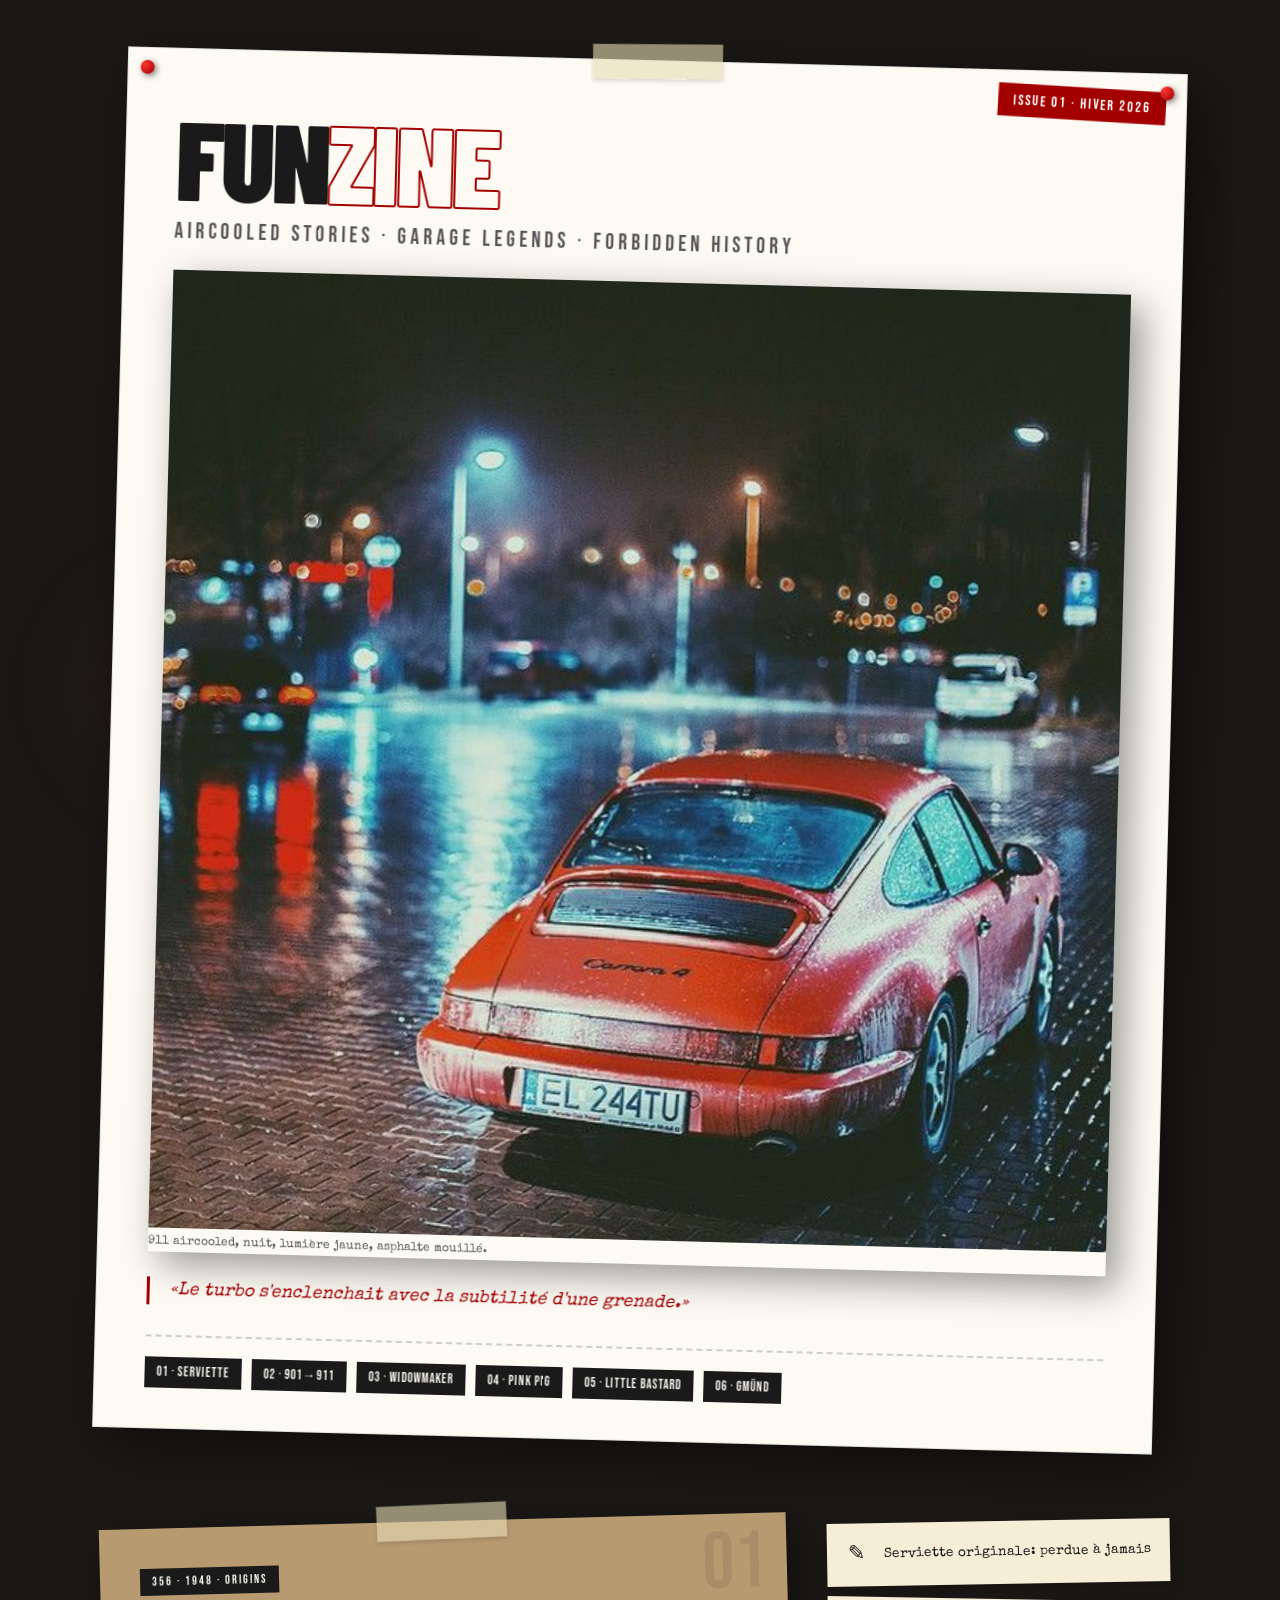
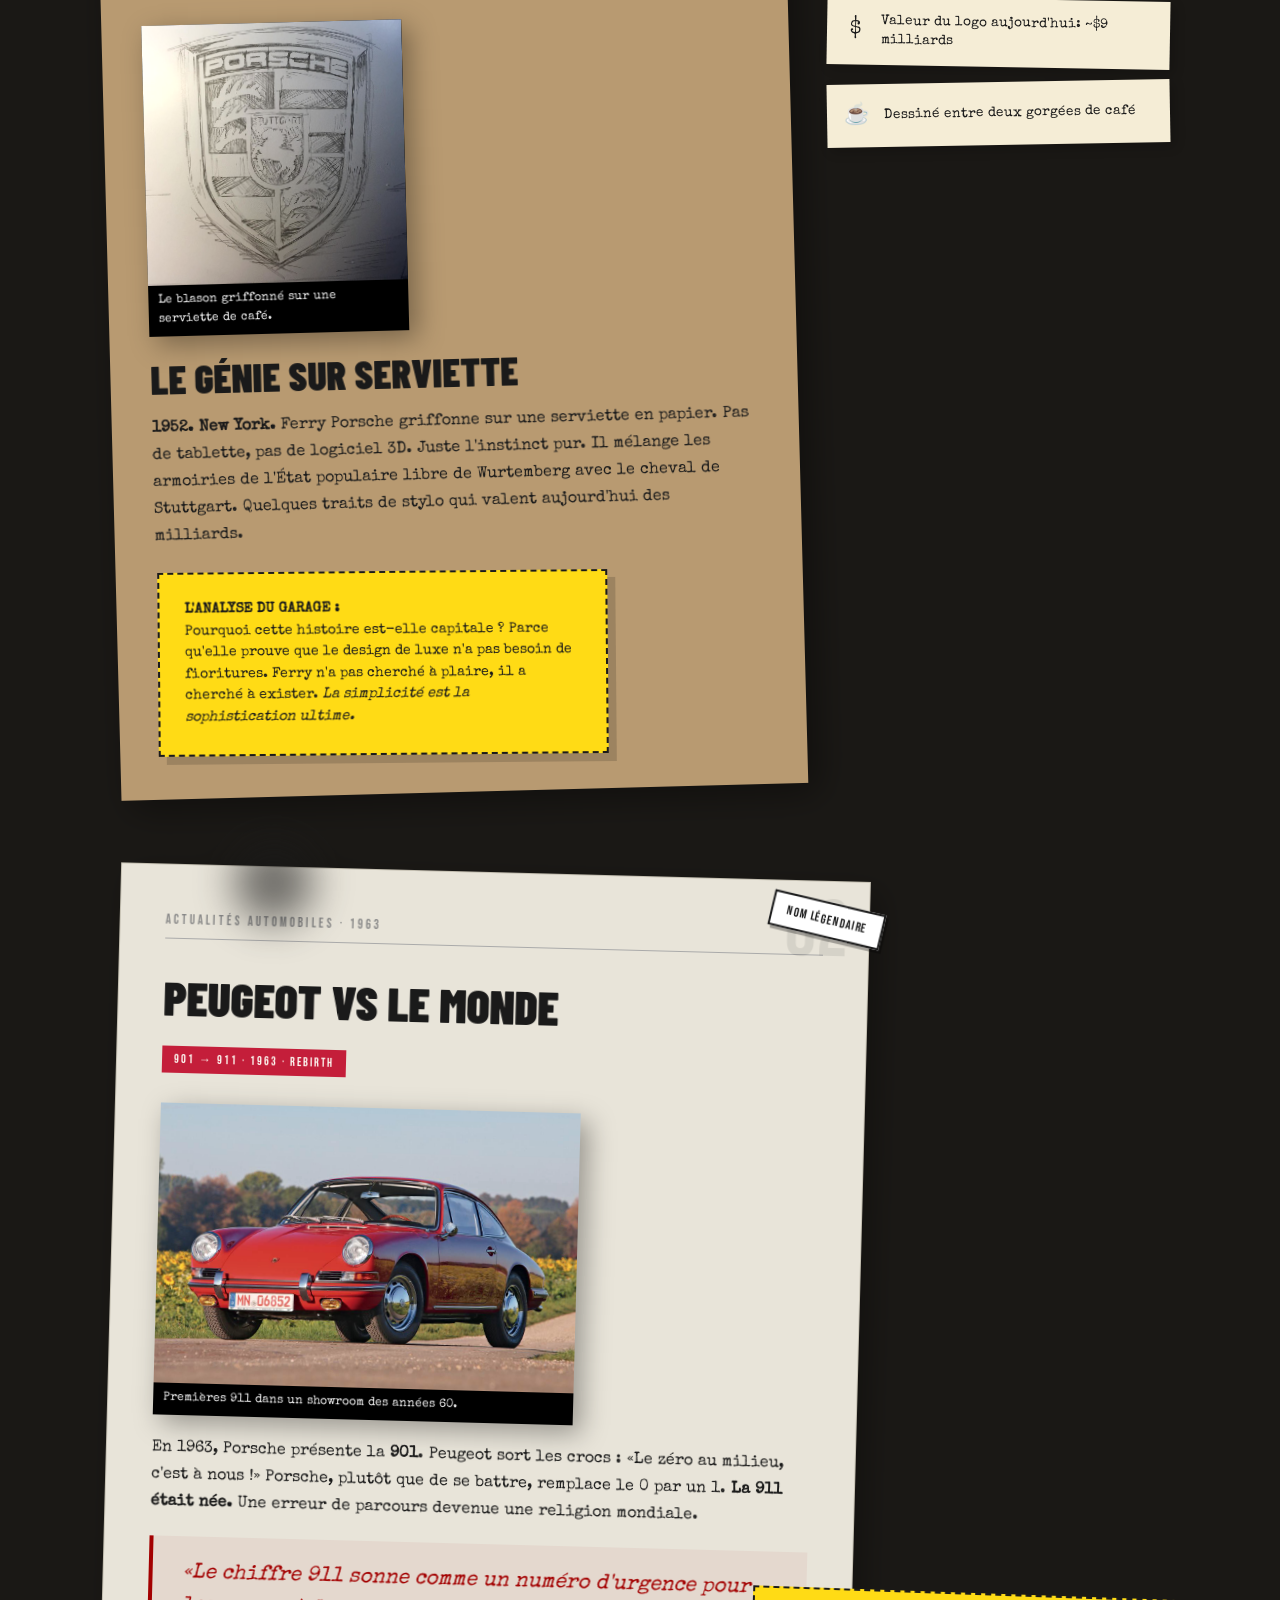
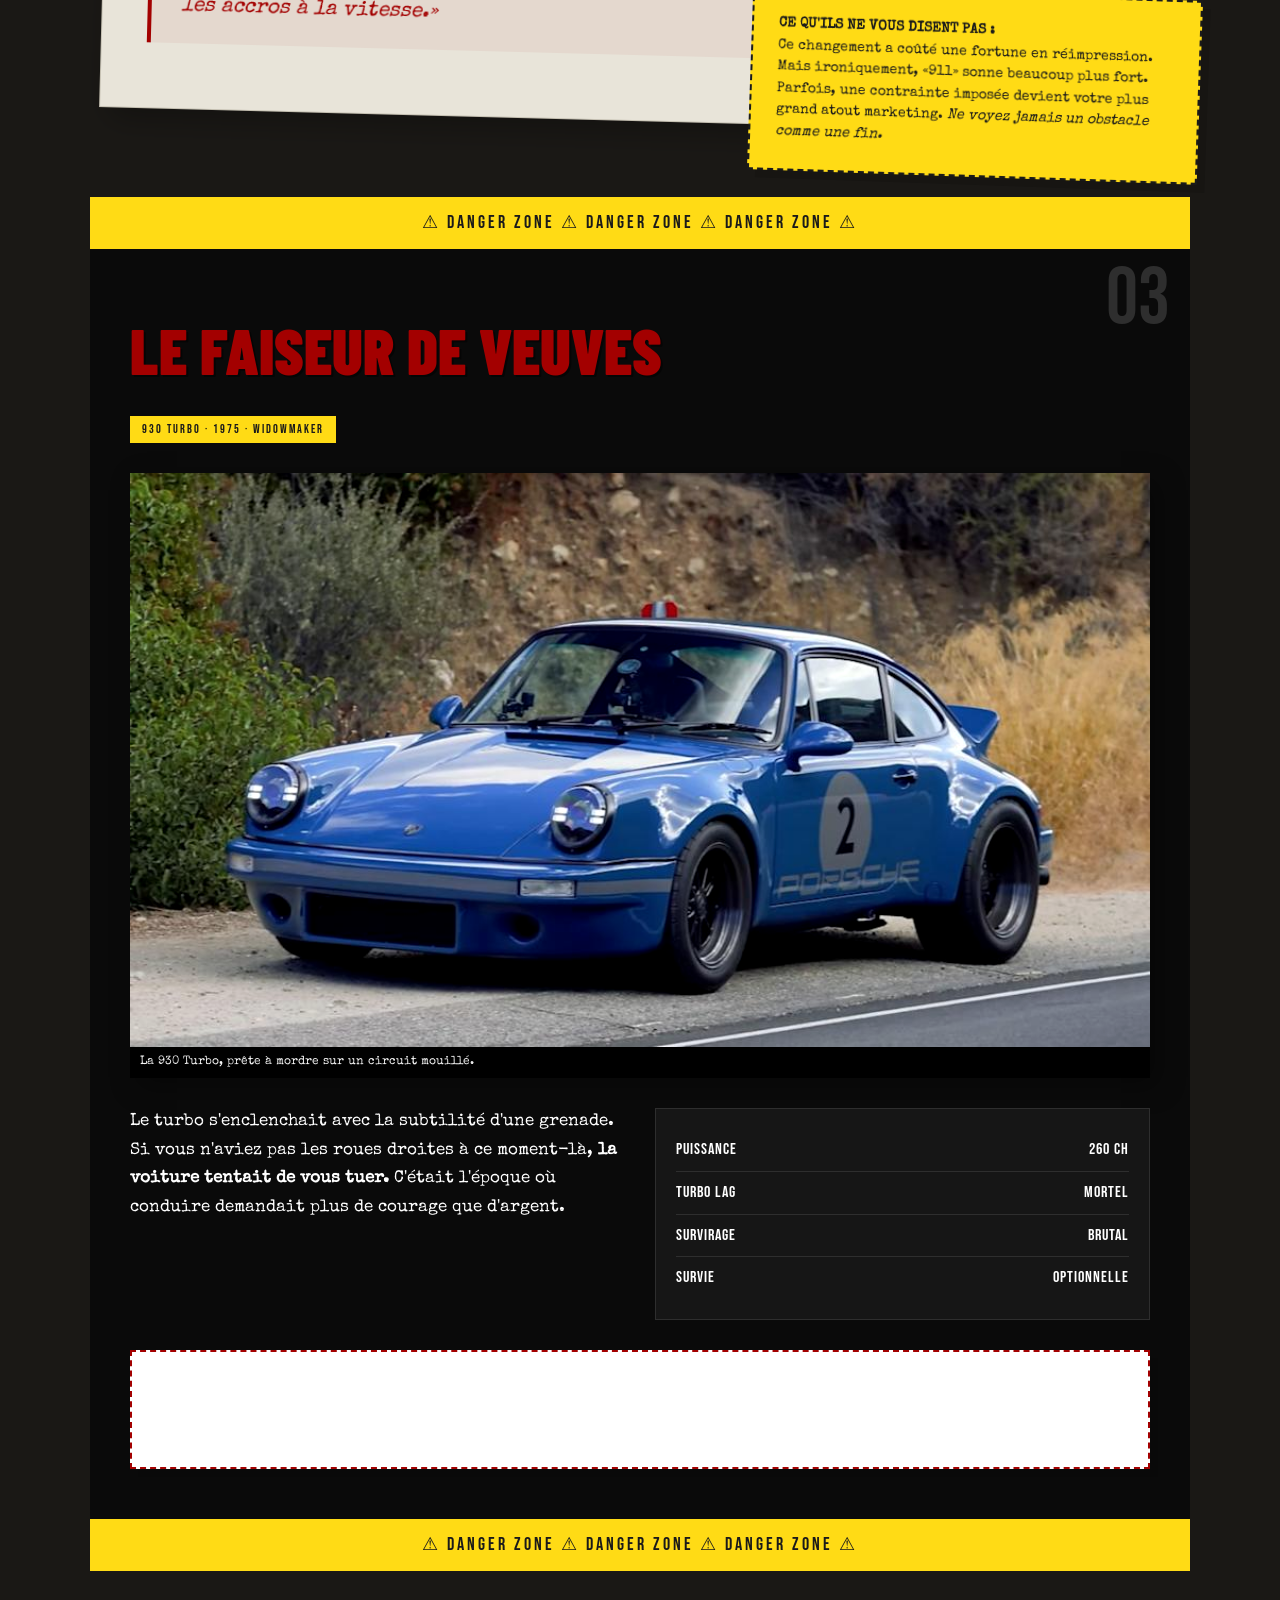
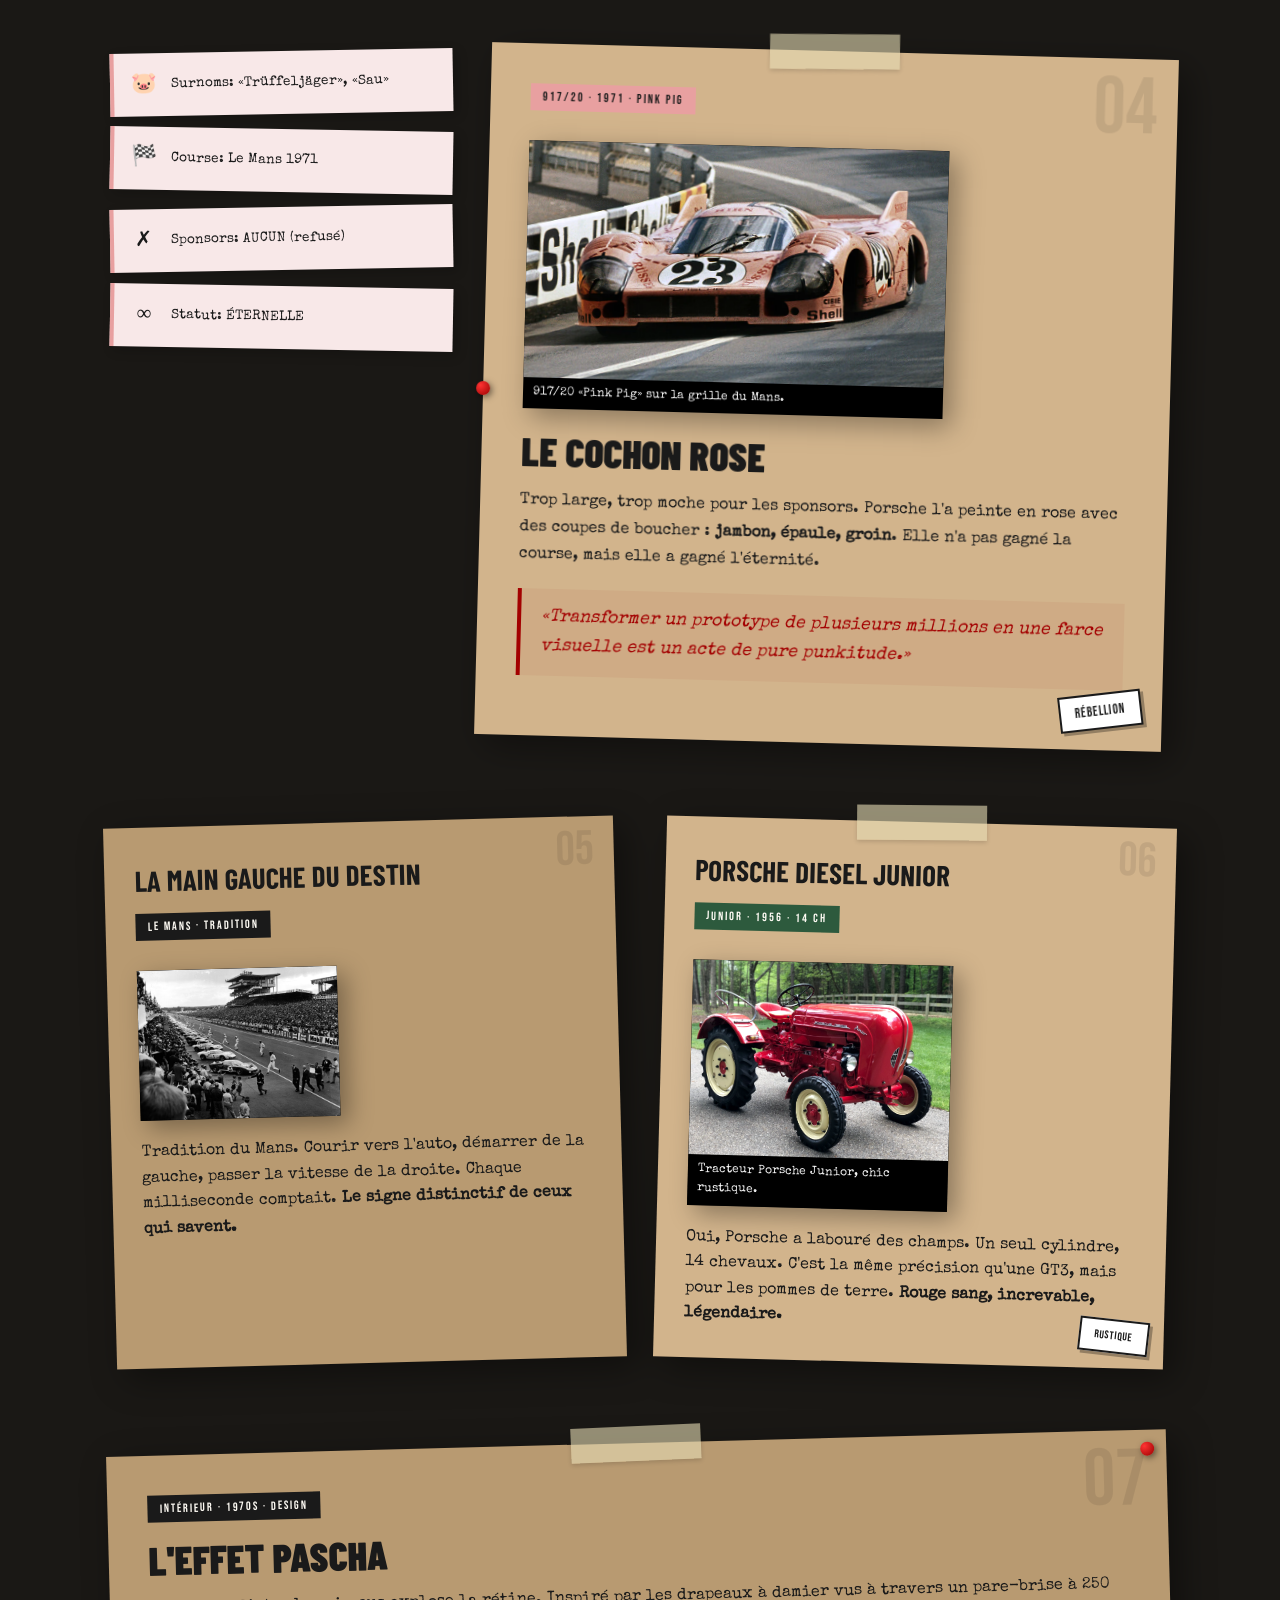
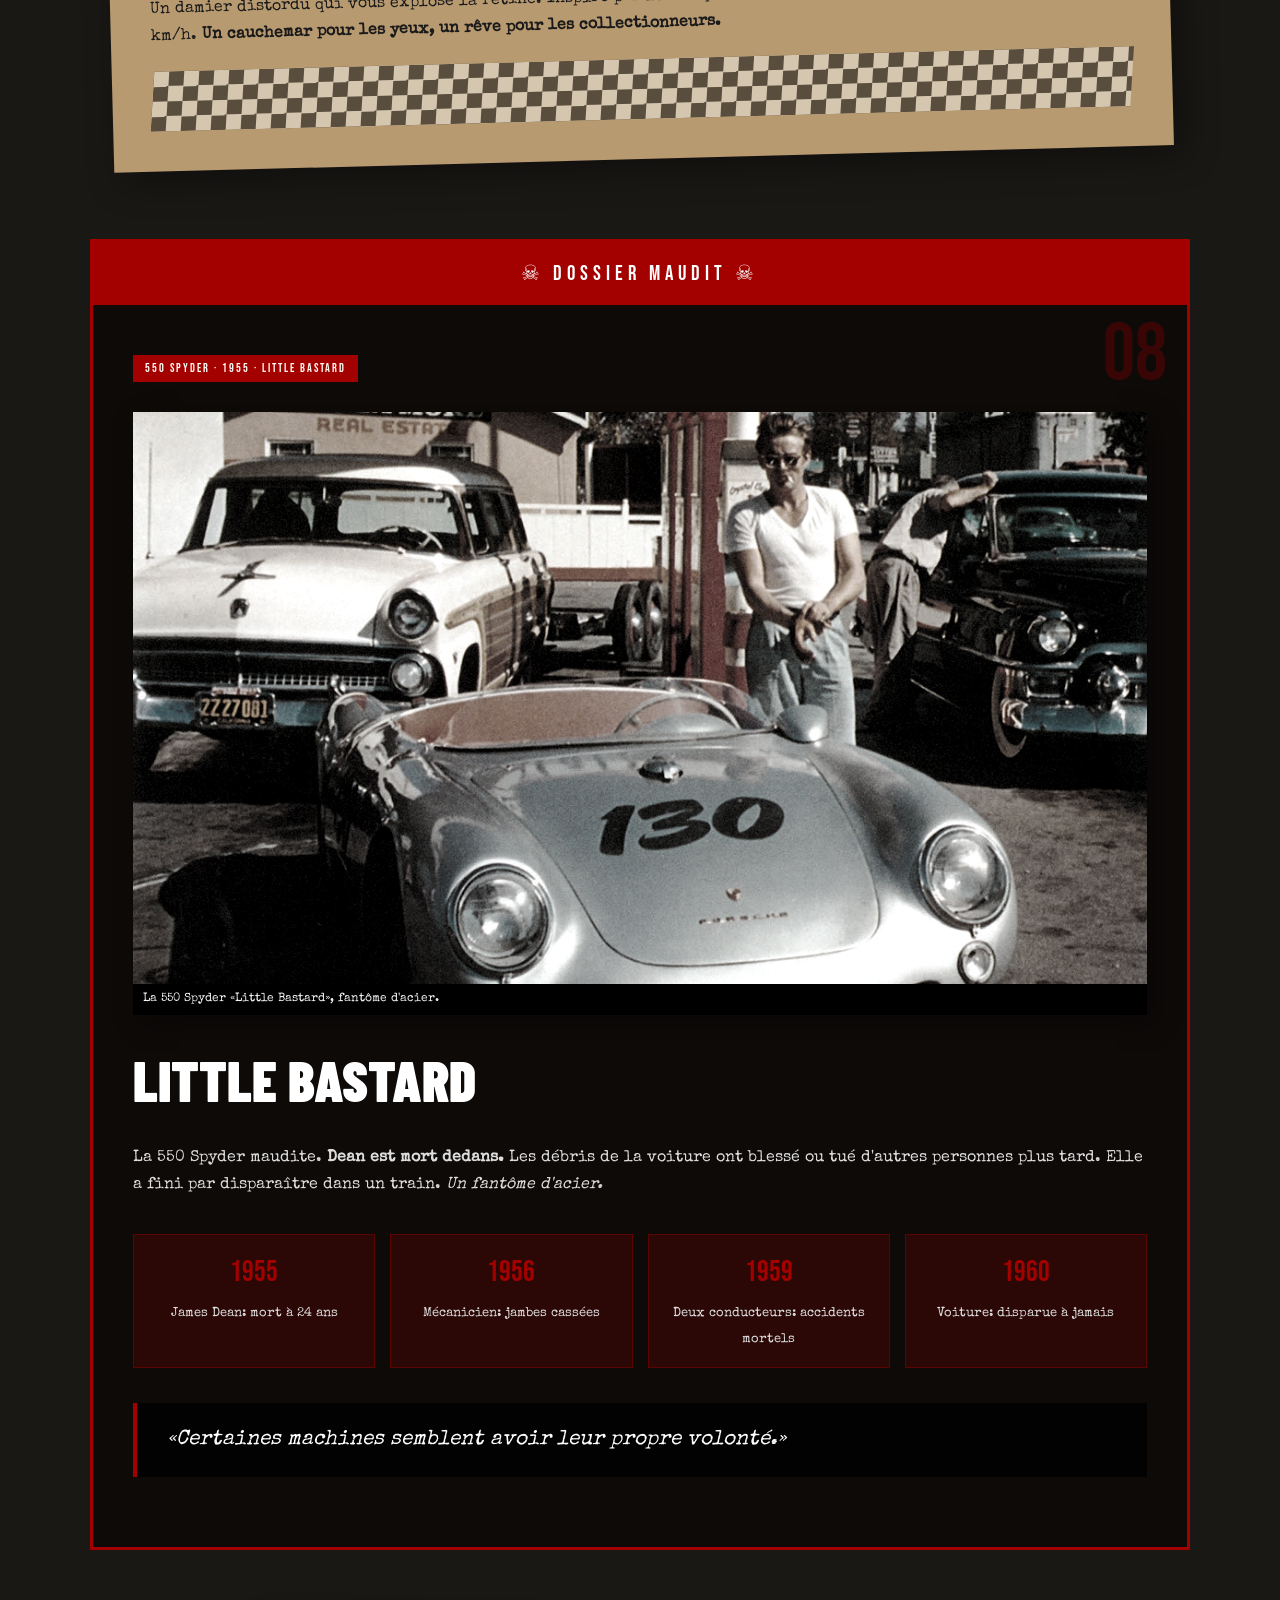
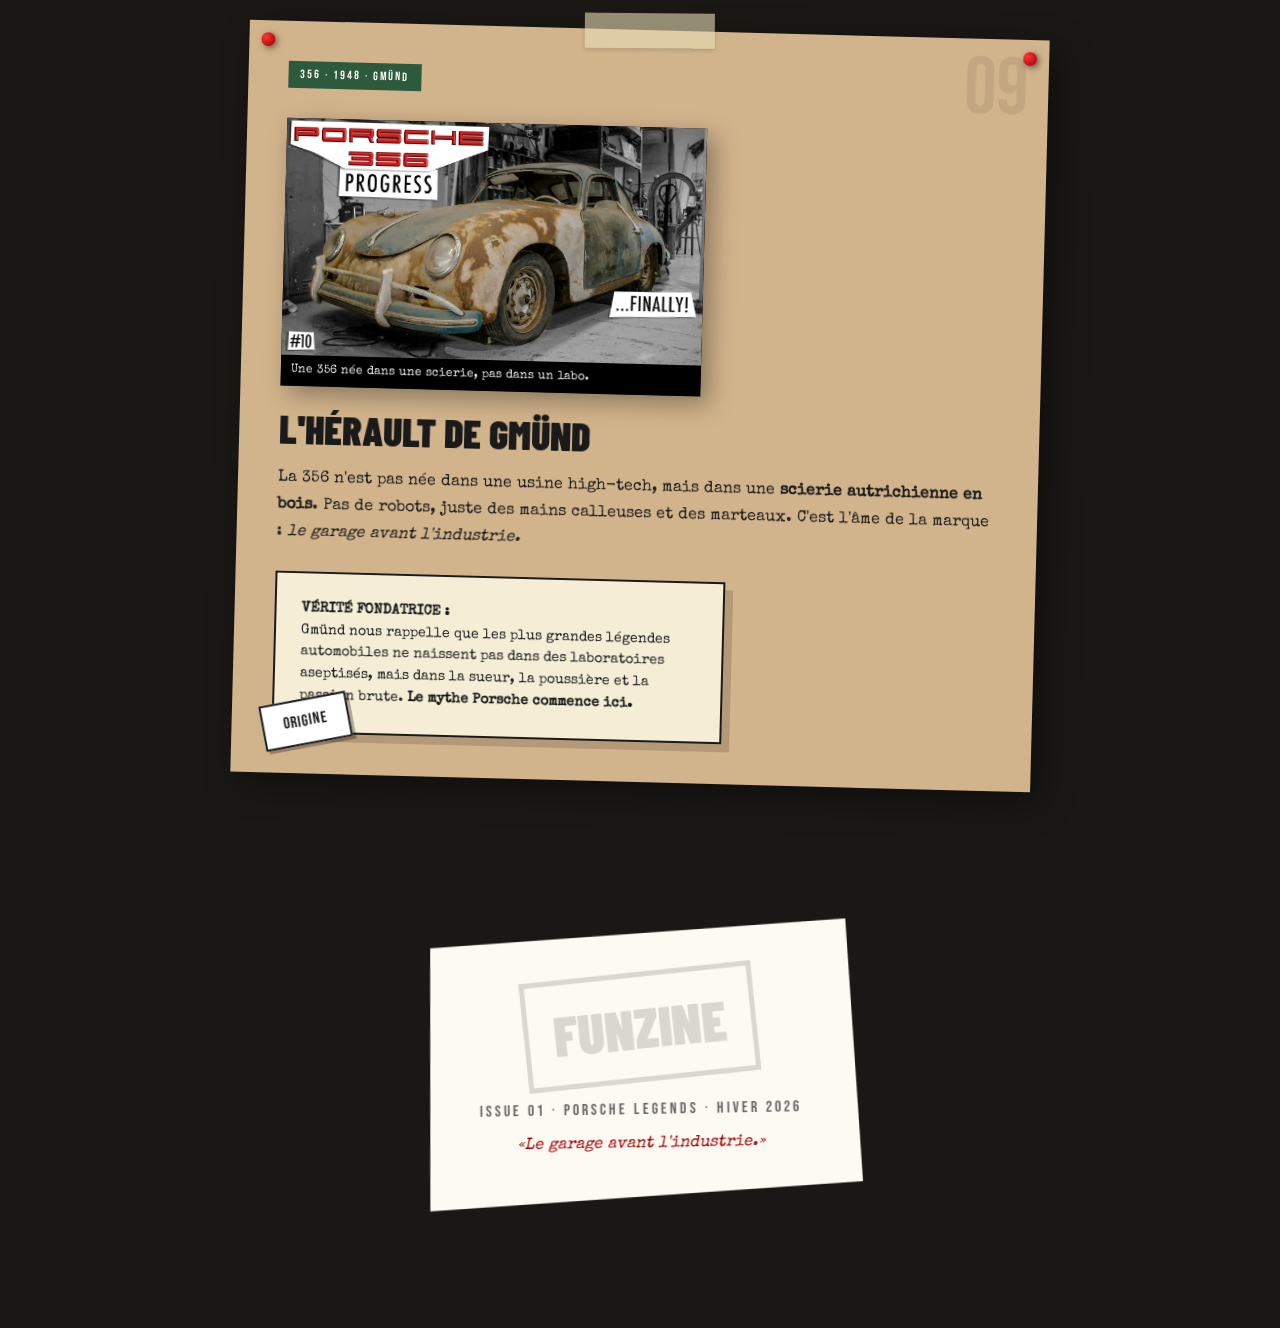
<file: index.html>
<!DOCTYPE html>
<html lang="fr">
<head>
    <meta charset="UTF-8">
    <meta name="viewport" content="width=device-width, initial-scale=1.0">
    <title>FUNZINE · Porsche Legends</title>
    <link href="https://fonts.googleapis.com/css2?family=Barlow+Condensed:wght@400;700;900&family=Special+Elite&family=Bebas+Neue&display=swap" rel="stylesheet">
    <link rel="stylesheet" href="style.css">
</head>
<body>

<!-- Textures -->
<div class="noise-overlay"></div>
<div class="table-surface"></div>
<div class="coffee-stain"></div>
<div class="oil-drip"></div>

<main class="diy-zine">

    <!-- COVER / ОБЛОЖКА -->
    <header class="scrap-header tilt-right">
        <div class="tape"></div>
        <div class="pin p-tl"></div>
        <div class="pin p-tr"></div>
        <div class="issue-badge">ISSUE 01 · HIVER 2026</div>
        <h1 class="main-title">FUN<span>ZINE</span></h1>
        <p class="subtitle">AIRCOOLED STORIES · GARAGE LEGENDS · FORBIDDEN HISTORY</p>

        <figure class="hero-image">
            <img src="images/hero-911-front.jpg" alt="Classic Porsche 911 aircooled on a night street">
            <figcaption>911 aircooled, nuit, lumière jaune, asphalte mouillé.</figcaption>
        </figure>

        <div class="cover-tagline">«Le turbo s'enclenchait avec la subtilité d'une grenade.»</div>
        
        <!-- Table of Contents -->
        <nav class="toc-strip">
            <span class="toc-item">01 · SERVIETTE</span>
            <span class="toc-item">02 · 901→911</span>
            <span class="toc-item">03 · WIDOWMAKER</span>
            <span class="toc-item">04 · PINK PIG</span>
            <span class="toc-item">05 · LITTLE BASTARD</span>
            <span class="toc-item">06 · GMÜND</span>
        </nav>
    </header>

    <!-- SECTION 01: LE GÉNIE SUR SERVIETTE -->
    <section class="story-grid">
        <article class="story-card cardboard tilt-left">
            <div class="tape"></div>
            <div class="story-number">01</div>
            <div class="model-tag">356 · 1948 · ORIGINS</div>

            <figure class="story-image small">
                <img src="images/logo-napkin-sketch.jpg" alt="Old Porsche crest sketch on a napkin">
                <figcaption>Le blason griffonné sur une serviette de café.</figcaption>
            </figure>

            <h2 class="story-title">LE GÉNIE SUR SERVIETTE</h2>
            <p class="story-text">
                <strong>1952. New York.</strong> Ferry Porsche griffonne sur une serviette en papier. 
                Pas de tablette, pas de logiciel 3D. Juste l'instinct pur. Il mélange les armoiries 
                de l'État populaire libre de Wurtemberg avec le cheval de Stuttgart. 
                Quelques traits de stylo qui valent aujourd'hui des milliards.
            </p>
            <div class="instruction-tag yellow-note">
                <strong>L'ANALYSE DU GARAGE :</strong><br>
                Pourquoi cette histoire est-elle capitale ? Parce qu'elle prouve que le design de luxe 
                n'a pas besoin de fioritures. Ferry n'a pas cherché à plaire, il a cherché à exister. 
                <em>La simplicité est la sophistication ultime.</em>
            </div>
        </article>
        
        <aside class="facts-column">
            <div class="fact-card">
                <span class="fact-icon">✎</span>
                <span class="fact-text">Serviette originale: perdue à jamais</span>
            </div>
            <div class="fact-card">
                <span class="fact-icon">$</span>
                <span class="fact-text">Valeur du logo aujourd'hui: ~$9 milliards</span>
            </div>
            <div class="fact-card">
                <span class="fact-icon">☕</span>
                <span class="fact-text">Dessiné entre deux gorgées de café</span>
            </div>
        </aside>
    </section>

    <!-- SECTION 02: PEUGEOT VS LE MONDE -->
    <section class="diy-step">
        <article class="newspaper-scrap tilt-right">
            <div class="burn-mark"></div>
            <div class="newspaper-header">ACTUALITÉS AUTOMOBILES · 1963</div>
            <div class="story-number">02</div>
            <h2 class="headline">PEUGEOT VS LE MONDE</h2>
            <div class="model-tag porsche-red">901 → 911 · 1963 · REBIRTH</div>

            <figure class="story-image medium">
                <img src="images/early-911-showroom.jpg" alt="Early Porsche 911 in a 1960s showroom">
                <figcaption>Premières 911 dans un showroom des années 60.</figcaption>
            </figure>

            <p class="story-text">
                En 1963, Porsche présente la <strong>901</strong>. Peugeot sort les crocs : 
                «Le zéro au milieu, c'est à nous !» Porsche, plutôt que de se battre, 
                remplace le 0 par un 1. <strong>La 911 était née.</strong> 
                Une erreur de parcours devenue une religion mondiale.
            </p>
            <blockquote class="pull-quote">
                «Le chiffre 911 sonne comme un numéro d'urgence pour les accros à la vitesse.»
            </blockquote>
            <div class="sticker sticker-corner">NOM LÉGENDAIRE</div>
        </article>
        <div class="instruction-tag offset-right yellow-long">
            <strong>CE QU'ILS NE VOUS DISENT PAS :</strong><br>
            Ce changement a coûté une fortune en réimpression. Mais ironiquement, 
            «911» sonne beaucoup plus fort. Parfois, une contrainte imposée devient 
            votre plus grand atout marketing. <em>Ne voyez jamais un obstacle comme une fin.</em>
        </div>
    </section>

    <!-- DANGER ZONE: WIDOWMAKER -->
    <section class="warning-zone">
        <div class="caution-tape">⚠ DANGER ZONE ⚠ DANGER ZONE ⚠ DANGER ZONE ⚠</div>
        <div class="danger-layout">
            <div class="story-number light">03</div>
            <h2 class="heavy">LE FAISEUR DE VEUVES</h2>
            <div class="model-tag warning-tag">930 TURBO · 1975 · WIDOWMAKER</div>
            
            <figure class="story-image wide">
                <img src="images/930-turbo-track.jpeg" alt="Porsche 930 Turbo sliding on a racetrack">
                <figcaption>La 930 Turbo, prête à mordre sur un circuit mouillé.</figcaption>
            </figure>
            
            <div class="danger-grid">
                <div class="danger-text">
                    <p>Le turbo s'enclenchait avec la subtilité d'une grenade. 
                    Si vous n'aviez pas les roues droites à ce moment-là, 
                    <strong>la voiture tentait de vous tuer.</strong> 
                    C'était l'époque où conduire demandait plus de courage que d'argent.</p>
                </div>
                <div class="specs-box">
                    <div class="spec-row"><span>PUISSANCE</span><span>260 CH</span></div>
                    <div class="spec-row"><span>TURBO LAG</span><span>MORTEL</span></div>
                    <div class="spec-row"><span>SURVIRAGE</span><span>BRUTAL</span></div>
                    <div class="spec-row"><span>SURVIE</span><span>OPTIONNELLE</span></div>
                </div>
            </div>
            
            <div class="instruction-tag danger-note">
                <strong>MODE D'EMPLOI DE SURVIE :</strong><br>
                Pourquoi «Widowmaker»? La combinaison d'un empattement court et d'une poussée 
                soudaine créait un survirage impossible à rattraper. Dans les années 70, 
                acheter une 930 Turbo était considéré comme une forme de <strong>sport extrême</strong>.
            </div>
        </div>
        <div class="caution-tape">⚠ DANGER ZONE ⚠ DANGER ZONE ⚠ DANGER ZONE ⚠</div>
    </section>

    <!-- SECTION 04: LE COCHON ROSE -->
    <section class="story-grid reverse">
        <aside class="facts-column">
            <div class="fact-card pink-card">
                <span class="fact-icon">🐷</span>
                <span class="fact-text">Surnoms: «Trüffeljäger», «Sau»</span>
            </div>
            <div class="fact-card pink-card">
                <span class="fact-icon">🏁</span>
                <span class="fact-text">Course: Le Mans 1971</span>
            </div>
            <div class="fact-card pink-card">
                <span class="fact-icon">✗</span>
                <span class="fact-text">Sponsors: AUCUN (refusé)</span>
            </div>
            <div class="fact-card pink-card">
                <span class="fact-icon">∞</span>
                <span class="fact-text">Statut: ÉTERNELLE</span>
            </div>
        </aside>
        
        <article class="story-card cardboard-light tilt-right">
            <div class="tape"></div>
            <div class="pin p-mid"></div>
            <div class="story-number">04</div>
            <div class="model-tag racing-pink">917/20 · 1971 · PINK PIG</div>

            <figure class="story-image medium">
                <img src="images/917-20-pink-pig.webp" alt="Porsche 917 20 Pink Pig at Le Mans">
                <figcaption>917/20 «Pink Pig» sur la grille du Mans.</figcaption>
            </figure>

            <h2 class="story-title">LE COCHON ROSE</h2>
            <p class="story-text">
                Trop large, trop moche pour les sponsors. Porsche l'a peinte en rose 
                avec des coupes de boucher : <strong>jambon, épaule, groin</strong>. 
                Elle n'a pas gagné la course, mais elle a gagné l'éternité.
            </p>
            <blockquote class="pull-quote small">
                «Transformer un prototype de plusieurs millions en une farce visuelle 
                est un acte de pure punkitude.»
            </blockquote>
            <div class="sticker sticker-bottom">RÉBELLION</div>
        </article>
    </section>

    <!-- MINI-SECTIONS: TRADITIONS & TRACTEURS -->
    <section class="dual-stories">
        <article class="mini-card cardboard tilt-left">
            <div class="story-number small">05</div>
            <h3 class="mini-title">LA MAIN GAUCHE DU DESTIN</h3>
            <div class="model-tag">LE MANS · TRADITION</div>

            <figure class="story-image tiny">
                <img src="images/le-mans-start.avif" alt="Vintage Le Mans start with drivers running to cars">
            </figure>

            <p>Tradition du Mans. Courir vers l'auto, démarrer de la gauche, 
            passer la vitesse de la droite. Chaque milliseconde comptait. 
            <strong>Le signe distinctif de ceux qui savent.</strong></p>
        </article>
        
        <article class="mini-card cardboard-light tilt-right">
            <div class="tape"></div>
            <div class="story-number small">06</div>
            <h3 class="mini-title">PORSCHE DIESEL JUNIOR</h3>
            <div class="model-tag racing-green">JUNIOR · 1956 · 14 CH</div>

            <figure class="story-image small">
                <img src="images/porsche-diesel-junior.webp" alt="Red Porsche Diesel Junior tractor in a field">
                <figcaption>Tracteur Porsche Junior, chic rustique.</figcaption>
            </figure>

            <p>Oui, Porsche a labouré des champs. Un seul cylindre, 14 chevaux. 
            C'est la même précision qu'une GT3, mais pour les pommes de terre. 
            <strong>Rouge sang, increvable, légendaire.</strong></p>
            <div class="sticker sticker-mini">RUSTIQUE</div>
        </article>
    </section>

    <!-- SECTION: L'EFFET PASCHA -->
    <section class="diy-step">
        <article class="story-card cardboard tilt-left">
            <div class="tape"></div>
            <div class="pin p-tr"></div>
            <div class="story-number">07</div>
            <div class="model-tag">INTÉRIEUR · 1970s · DESIGN</div>
            <h2 class="story-title">L'EFFET PASCHA</h2>
            <p class="story-text">
                Un damier distordu qui vous explose la rétine. 
                Inspiré par les drapeaux à damier vus à travers un pare-brise à 250 km/h. 
                <strong>Un cauchemar pour les yeux, un rêve pour les collectionneurs.</strong>
            </p>
            <div class="pascha-pattern"></div>
        </article>
    </section>

    <!-- CURSED ZONE: LITTLE BASTARD -->
    <section class="cursed-zone">
        <div class="cursed-header">
            <span>☠</span> DOSSIER MAUDIT <span>☠</span>
        </div>
        <article class="cursed-card">
            <div class="story-number blood">08</div>
            <div class="model-tag cursed-tag">550 SPYDER · 1955 · LITTLE BASTARD</div>

            <figure class="story-image wide desaturated">
                <img src="images/550-spyder-little-bastard.webp" alt="Porsche 550 Spyder Little Bastard in black and white">
                <figcaption>La 550 Spyder «Little Bastard», fantôme d'acier.</figcaption>
            </figure>

            <h2 class="cursed-title">LITTLE BASTARD</h2>
            <p class="story-text">
                La 550 Spyder maudite. <strong>Dean est mort dedans.</strong> 
                Les débris de la voiture ont blessé ou tué d'autres personnes plus tard. 
                Elle a fini par disparaître dans un train. <em>Un fantôme d'acier.</em>
            </p>
            
            <div class="curse-timeline">
                <div class="curse-event">
                    <span class="curse-year">1955</span>
                    <span class="curse-desc">James Dean: mort à 24 ans</span>
                </div>
                <div class="curse-event">
                    <span class="curse-year">1956</span>
                    <span class="curse-desc">Mécanicien: jambes cassées</span>
                </div>
                <div class="curse-event">
                    <span class="curse-year">1959</span>
                    <span class="curse-desc">Deux conducteurs: accidents mortels</span>
                </div>
                <div class="curse-event">
                    <span class="curse-year">1960</span>
                    <span class="curse-desc">Voiture: disparue à jamais</span>
                </div>
            </div>
            
            <blockquote class="pull-quote dark">
                «Certaines machines semblent avoir leur propre volonté.»
            </blockquote>
        </article>
    </section>

    <!-- SECTION FINALE: GMÜND -->
    <section class="final-story">
        <article class="story-card cardboard-light tilt-right">
            <div class="tape"></div>
            <div class="pin p-tl"></div>
            <div class="pin p-tr"></div>
            <div class="story-number">09</div>
            <div class="model-tag racing-green">356 · 1948 · GMÜND</div>

            <figure class="story-image medium">
                <img src="images/porsche-356-barn.jpg" alt="Early Porsche 356 in a wooden workshop">
                <figcaption>Une 356 née dans une scierie, pas dans un labo.</figcaption>
            </figure>

            <h2 class="story-title">L'HÉRAULT DE GMÜND</h2>
            <p class="story-text">
                La 356 n'est pas née dans une usine high-tech, mais dans une 
                <strong>scierie autrichienne en bois</strong>. Pas de robots, 
                juste des mains calleuses et des marteaux. 
                C'est l'âme de la marque : <em>le garage avant l'industrie.</em>
            </p>
            <div class="instruction-tag final-note">
                <strong>VÉRITÉ FONDATRICE :</strong><br>
                Gmünd nous rappelle que les plus grandes légendes automobiles 
                ne naissent pas dans des laboratoires aseptisés, mais dans la sueur, 
                la poussière et la passion brute. <strong>Le mythe Porsche commence ici.</strong>
            </div>
            <div class="sticker sticker-large">ORIGINE</div>
        </article>
    </section>

    <!-- FOOTER -->
    <footer class="diy-footer">
        <div class="torn-footer-paper">
            <div class="logo-stamped">FUNZINE</div>
            <p class="footer-text">ISSUE 01 · PORSCHE LEGENDS · HIVER 2026</p>
            <p class="footer-motto">«Le garage avant l'industrie.»</p>
        </div>
    </footer>

</main>

</body>
</html>
</file>
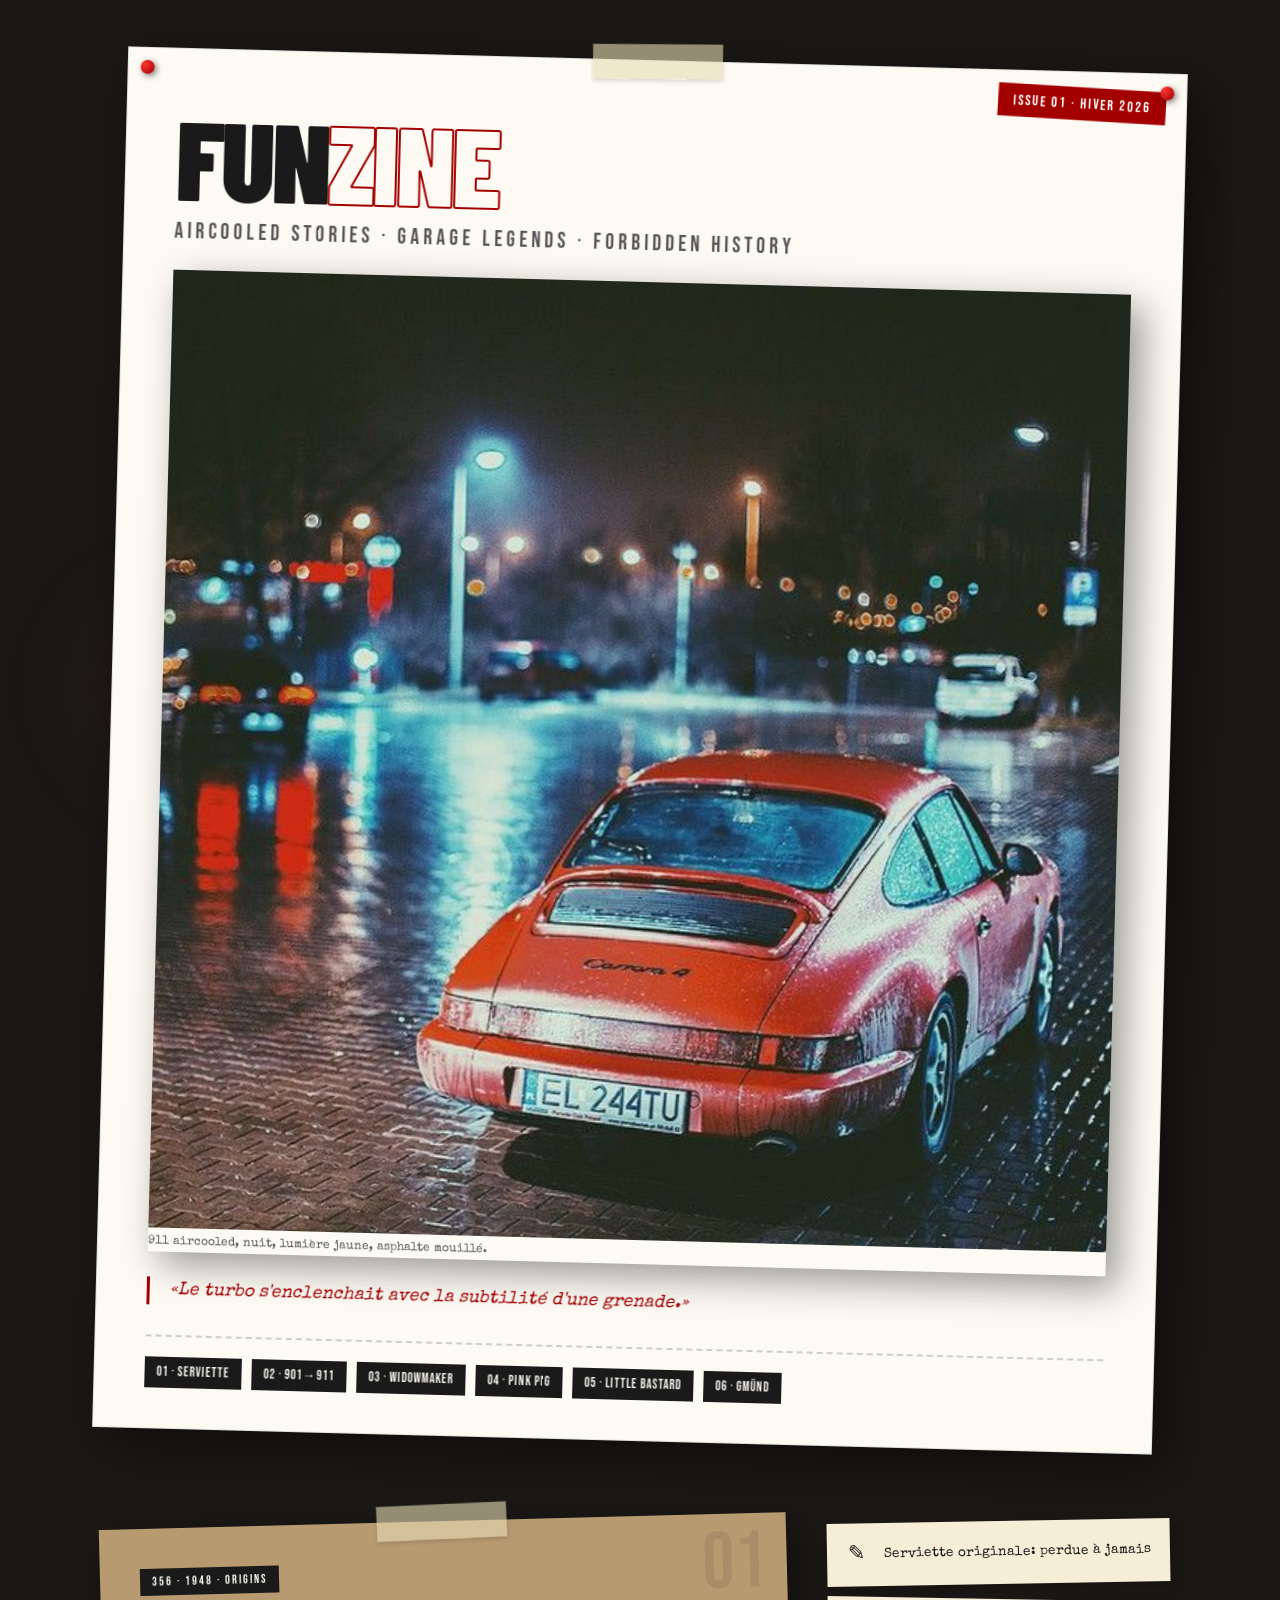
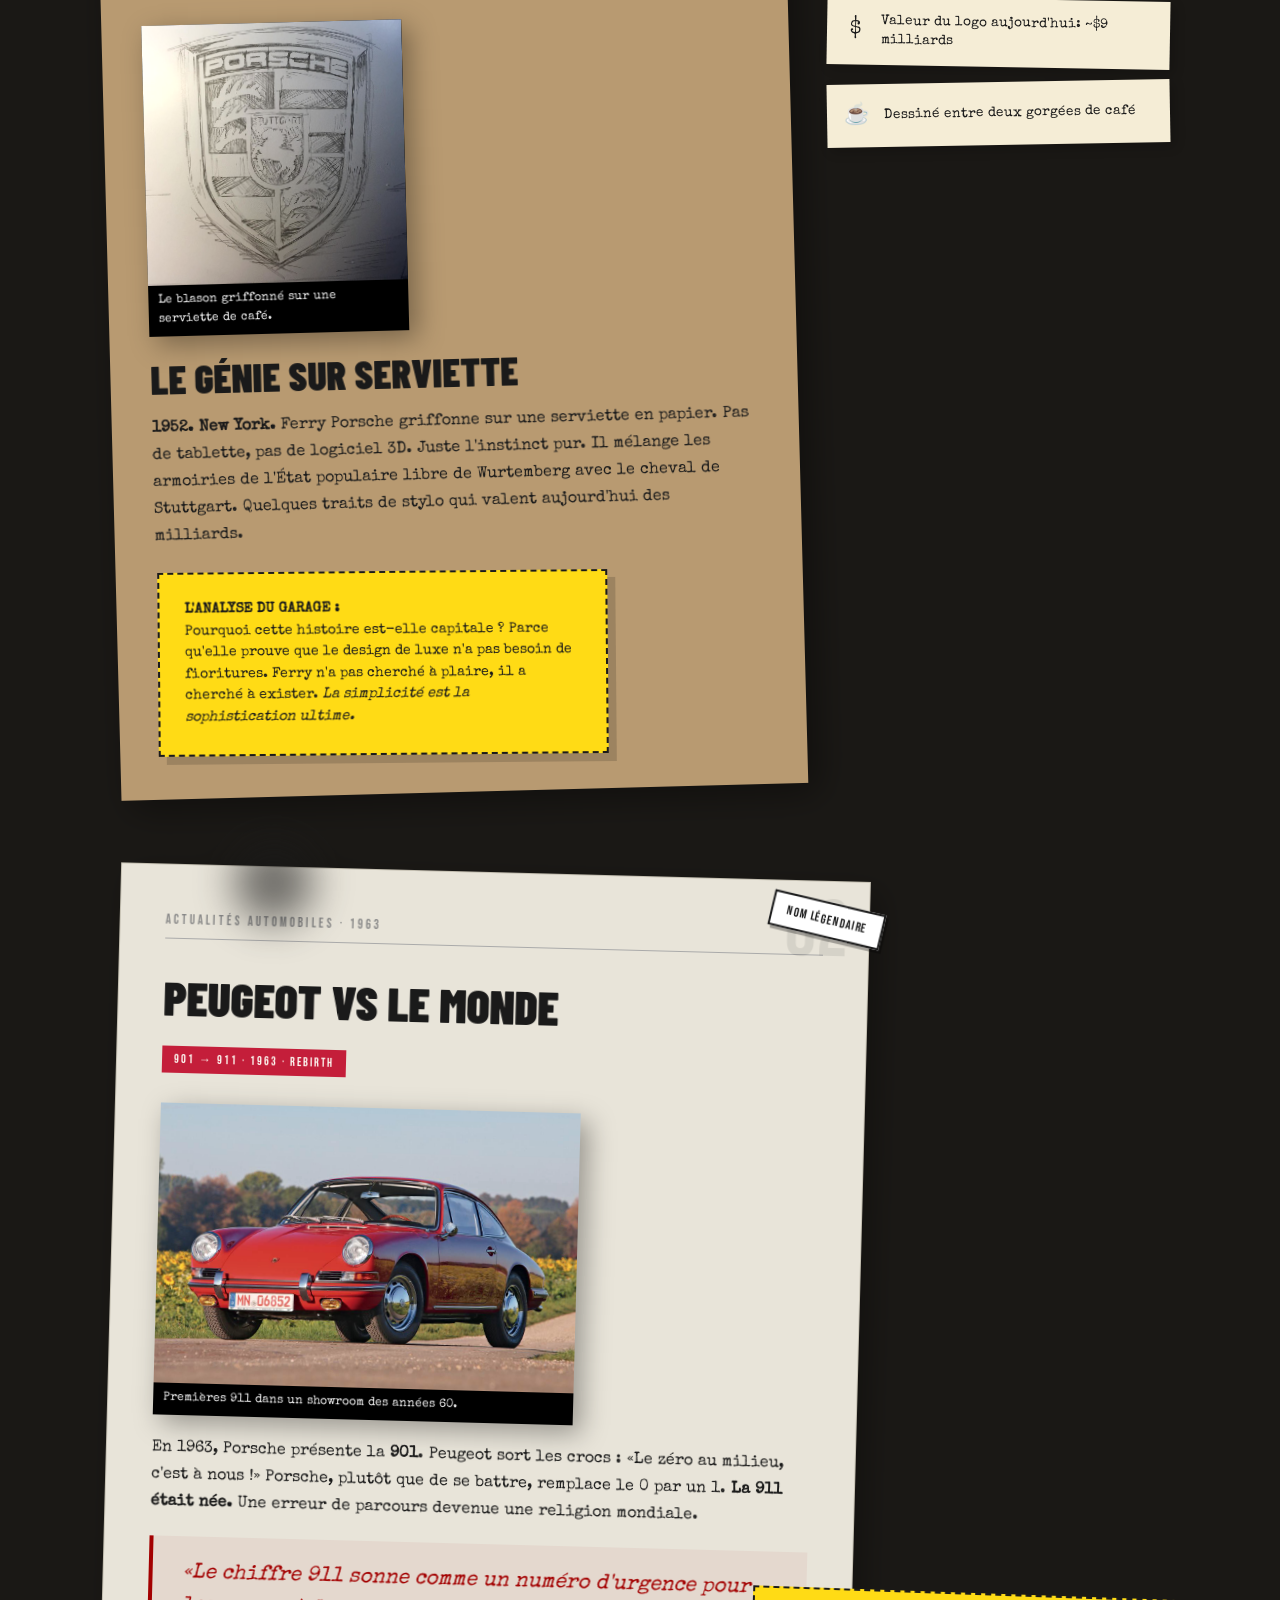
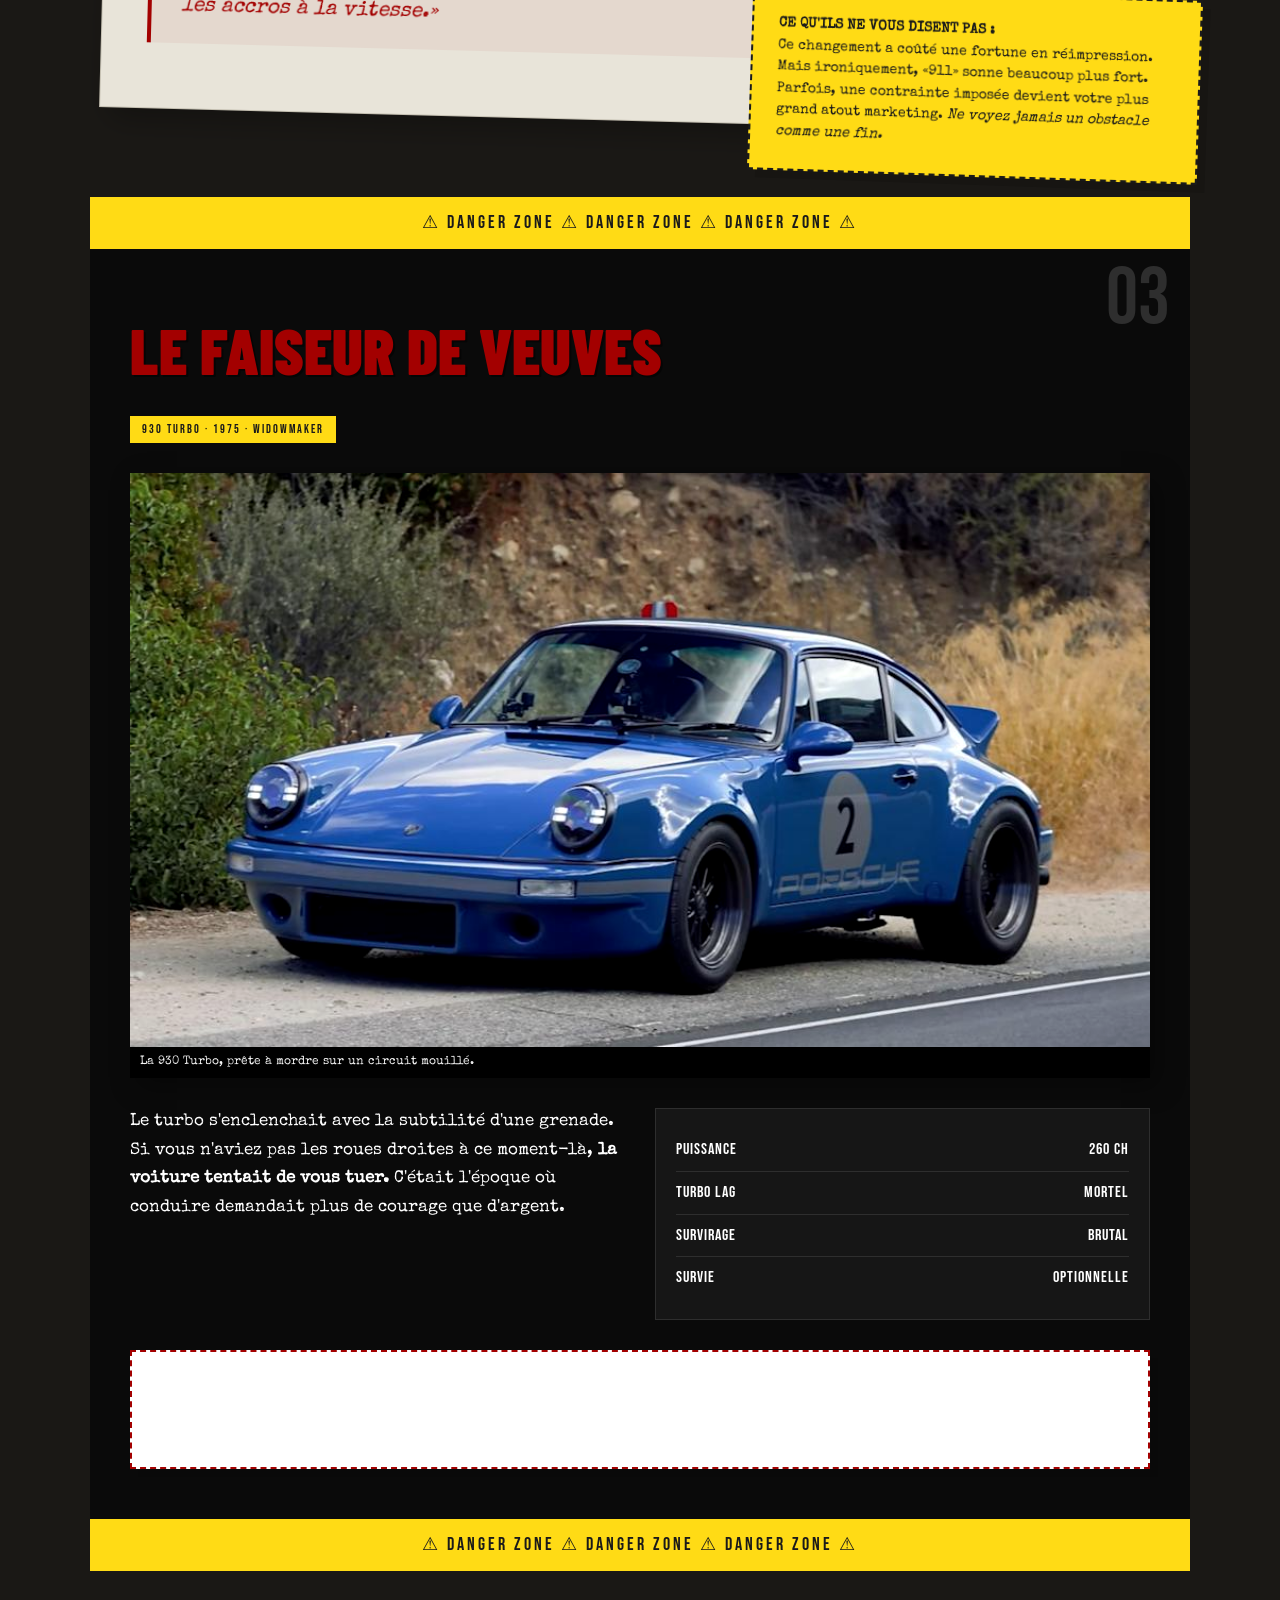
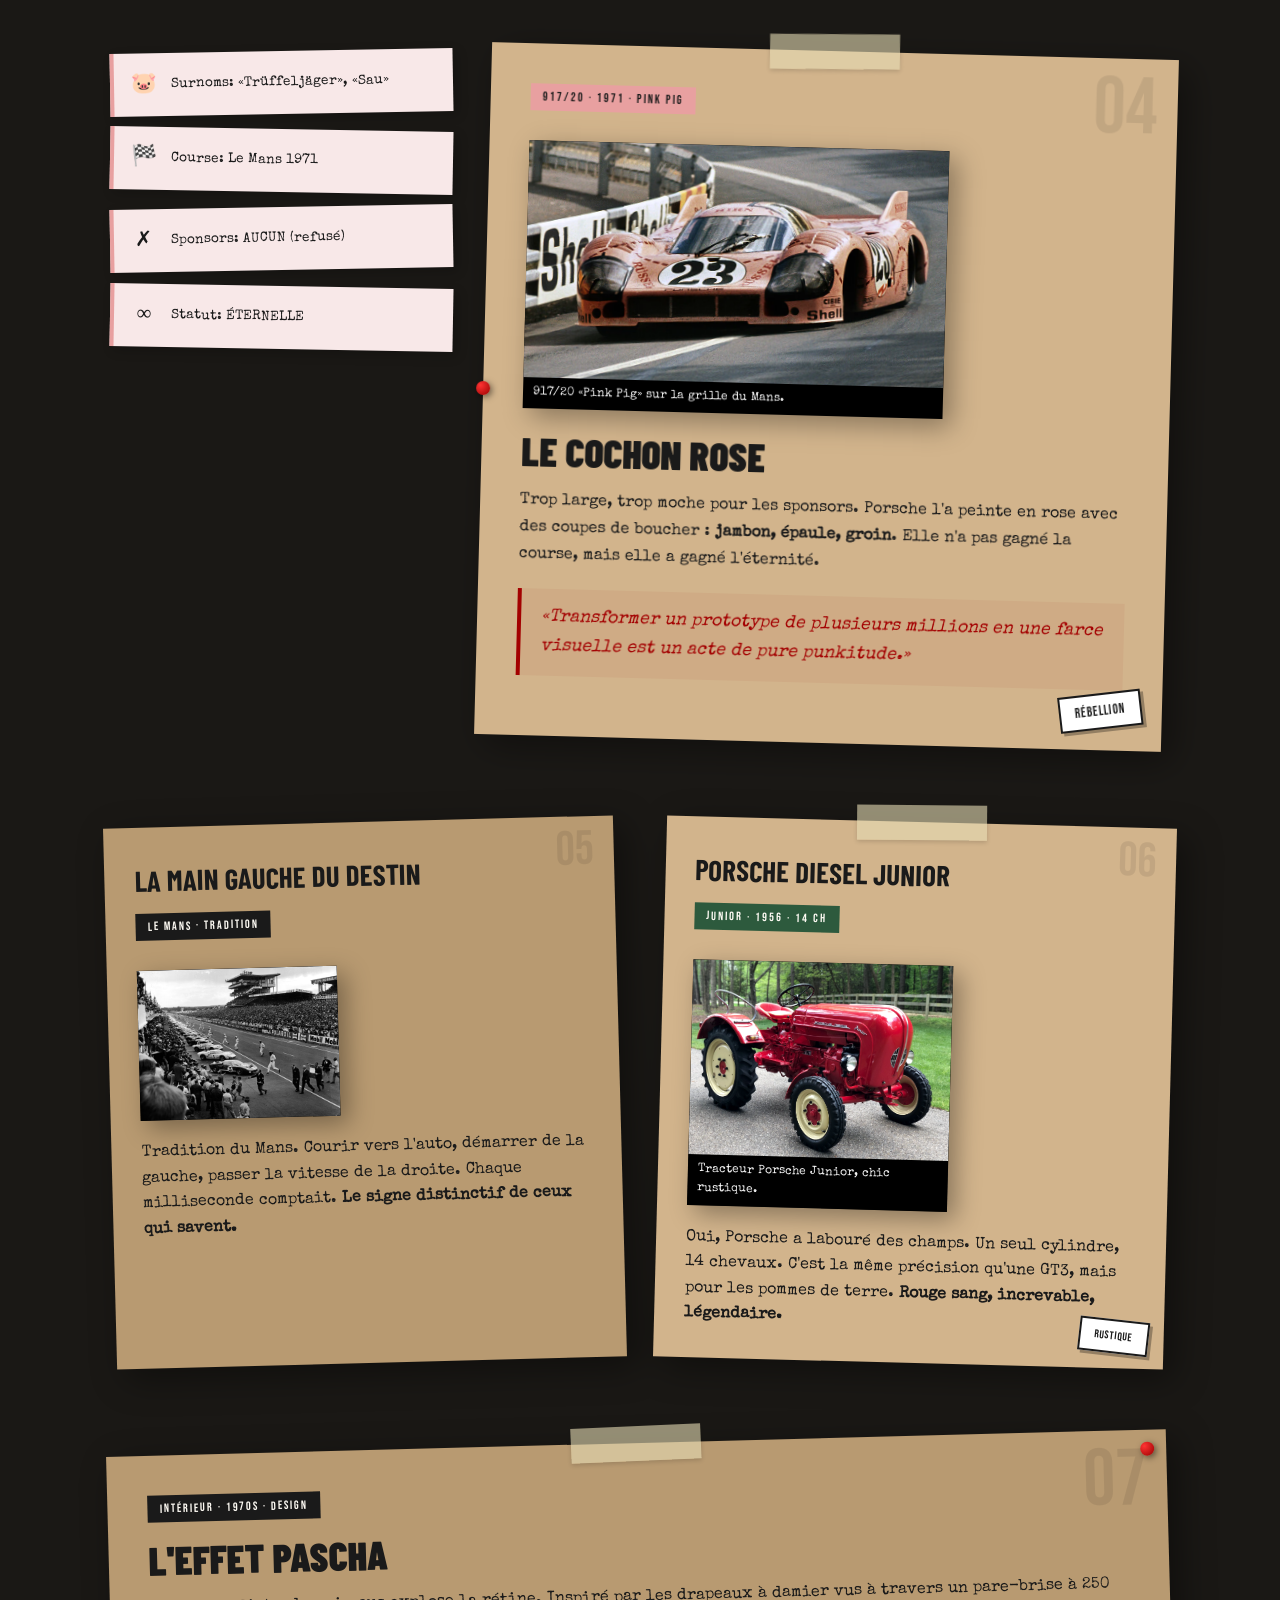
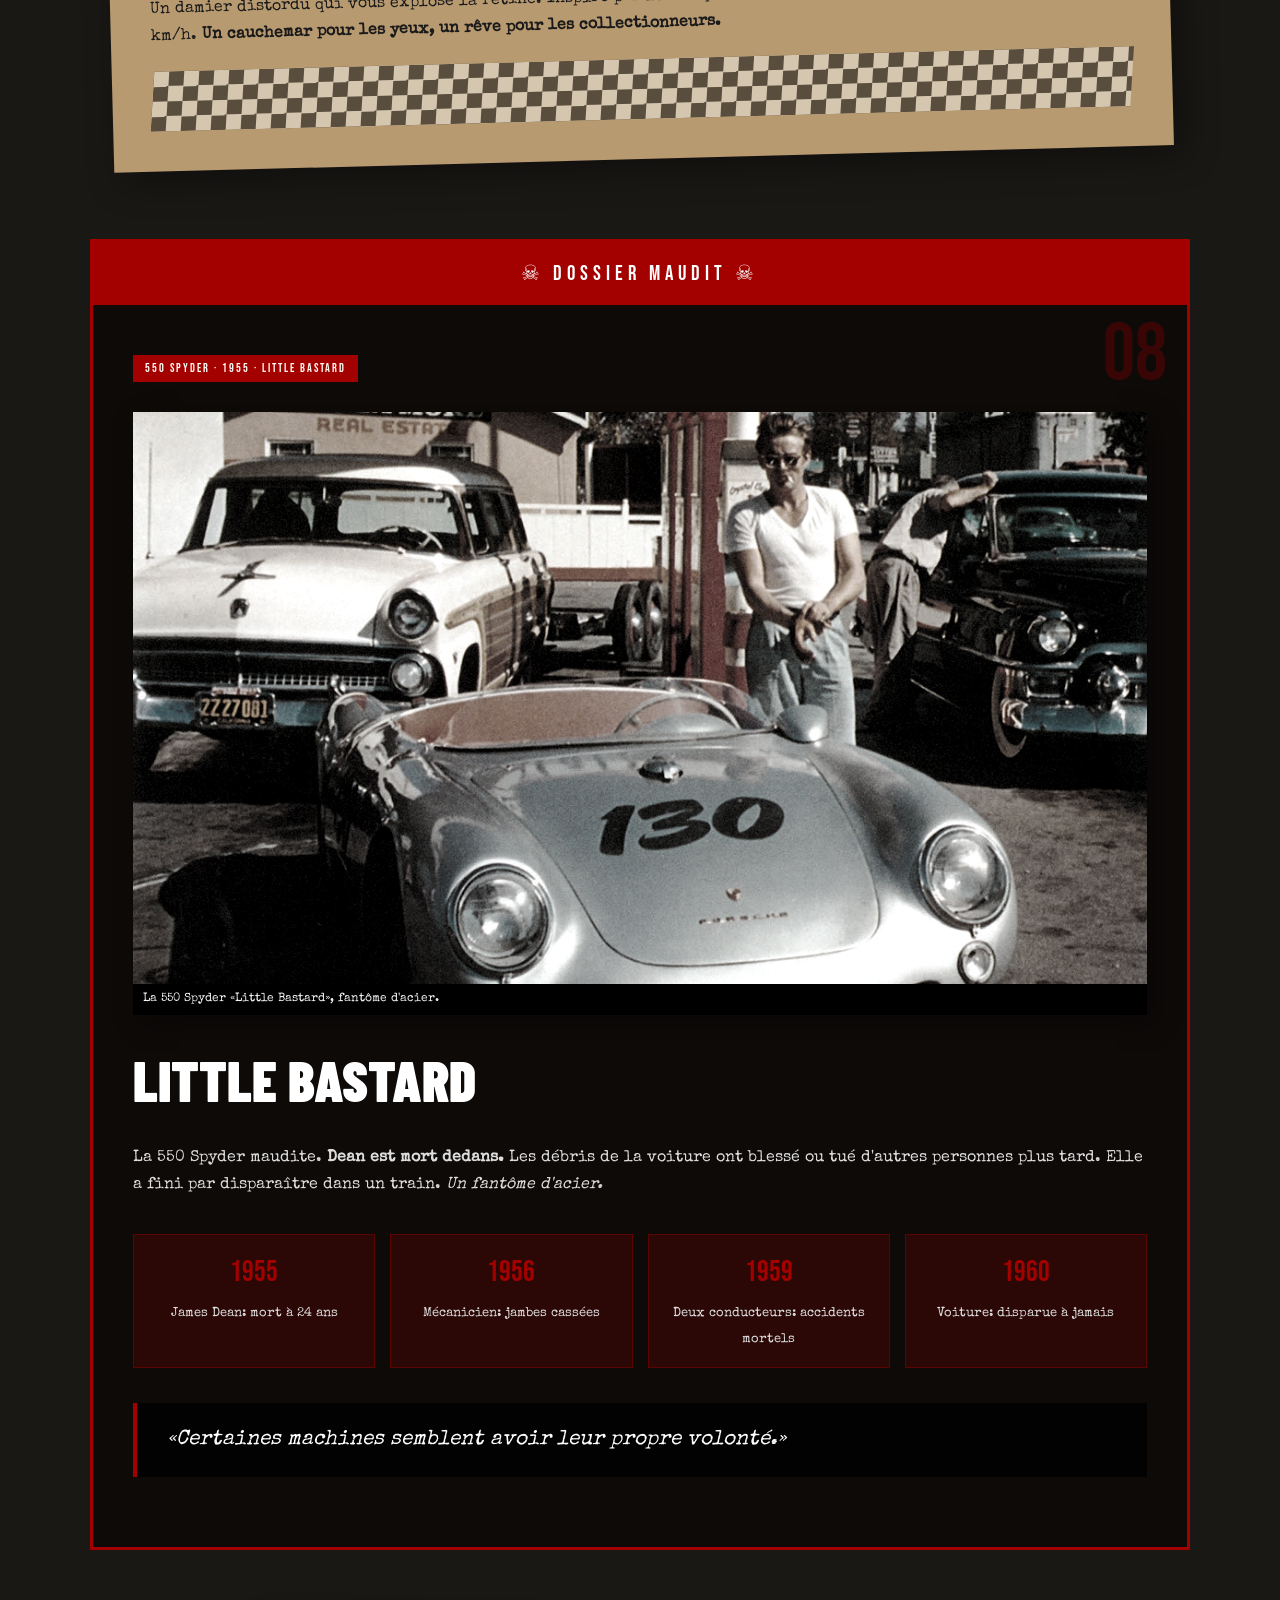
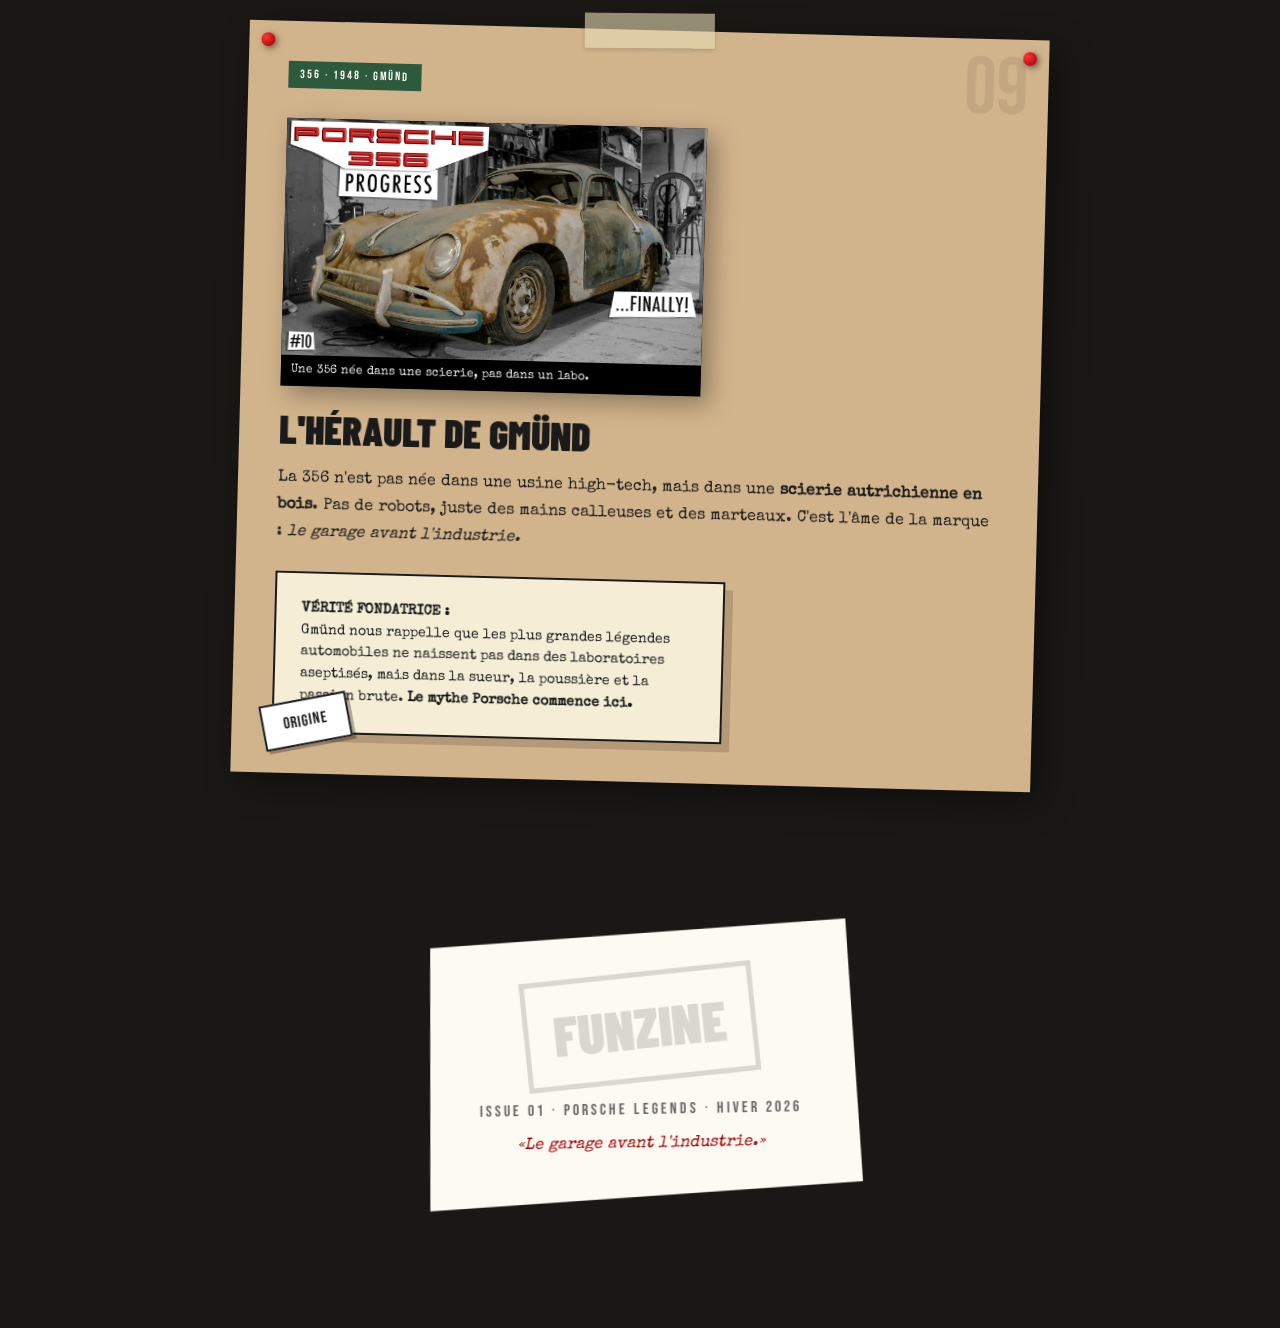
<file: funzine.html>
<!DOCTYPE html>
<html lang="fr">
<head>
    <meta charset="UTF-8">
    <meta name="viewport" content="width=device-width, initial-scale=1.0">
    <title>FUNZINE · Porsche Legends</title>
    <link href="https://fonts.googleapis.com/css2?family=Barlow+Condensed:wght@400;700;900&family=Special+Elite&family=Bebas+Neue&display=swap" rel="stylesheet">
    <link rel="stylesheet" href="funzine.css">
</head>
<body>

<!-- Textures -->
<div class="noise-overlay"></div>
<div class="table-surface"></div>
<div class="coffee-stain"></div>
<div class="oil-drip"></div>

<main class="diy-zine">

    <!-- COVER / ОБЛОЖКА -->
    <header class="scrap-header tilt-right">
        <div class="tape"></div>
        <div class="pin p-tl"></div>
        <div class="pin p-tr"></div>
        <div class="issue-badge">ISSUE 01 · HIVER 2026</div>
        <h1 class="main-title">FUN<span>ZINE</span></h1>
        <p class="subtitle">AIRCOOLED STORIES · GARAGE LEGENDS · FORBIDDEN HISTORY</p>

        <figure class="hero-image">
            <img src="images/hero-911-front.jpg" alt="Classic Porsche 911 aircooled on a night street">
            <figcaption>911 aircooled, nuit, lumière jaune, asphalte mouillé.</figcaption>
        </figure>

        <div class="cover-tagline">«Le turbo s'enclenchait avec la subtilité d'une grenade.»</div>
        
        <!-- Table of Contents -->
        <nav class="toc-strip">
            <span class="toc-item">01 · SERVIETTE</span>
            <span class="toc-item">02 · 901→911</span>
            <span class="toc-item">03 · WIDOWMAKER</span>
            <span class="toc-item">04 · PINK PIG</span>
            <span class="toc-item">05 · LITTLE BASTARD</span>
            <span class="toc-item">06 · GMÜND</span>
        </nav>
    </header>

    <!-- SECTION 01: LE GÉNIE SUR SERVIETTE -->
    <section class="story-grid">
        <article class="story-card cardboard tilt-left">
            <div class="tape"></div>
            <div class="story-number">01</div>
            <div class="model-tag">356 · 1948 · ORIGINS</div>

            <figure class="story-image small">
                <img src="images/logo-napkin-sketch.jpg" alt="Old Porsche crest sketch on a napkin">
                <figcaption>Le blason griffonné sur une serviette de café.</figcaption>
            </figure>

            <h2 class="story-title">LE GÉNIE SUR SERVIETTE</h2>
            <p class="story-text">
                <strong>1952. New York.</strong> Ferry Porsche griffonne sur une serviette en papier. 
                Pas de tablette, pas de logiciel 3D. Juste l'instinct pur. Il mélange les armoiries 
                de l'État populaire libre de Wurtemberg avec le cheval de Stuttgart. 
                Quelques traits de stylo qui valent aujourd'hui des milliards.
            </p>
            <div class="instruction-tag yellow-note">
                <strong>L'ANALYSE DU GARAGE :</strong><br>
                Pourquoi cette histoire est-elle capitale ? Parce qu'elle prouve que le design de luxe 
                n'a pas besoin de fioritures. Ferry n'a pas cherché à plaire, il a cherché à exister. 
                <em>La simplicité est la sophistication ultime.</em>
            </div>
        </article>
        
        <aside class="facts-column">
            <div class="fact-card">
                <span class="fact-icon">✎</span>
                <span class="fact-text">Serviette originale: perdue à jamais</span>
            </div>
            <div class="fact-card">
                <span class="fact-icon">$</span>
                <span class="fact-text">Valeur du logo aujourd'hui: ~$9 milliards</span>
            </div>
            <div class="fact-card">
                <span class="fact-icon">☕</span>
                <span class="fact-text">Dessiné entre deux gorgées de café</span>
            </div>
        </aside>
    </section>

    <!-- SECTION 02: PEUGEOT VS LE MONDE -->
    <section class="diy-step">
        <article class="newspaper-scrap tilt-right">
            <div class="burn-mark"></div>
            <div class="newspaper-header">ACTUALITÉS AUTOMOBILES · 1963</div>
            <div class="story-number">02</div>
            <h2 class="headline">PEUGEOT VS LE MONDE</h2>
            <div class="model-tag porsche-red">901 → 911 · 1963 · REBIRTH</div>

            <figure class="story-image medium">
                <img src="images/early-911-showroom.jpg" alt="Early Porsche 911 in a 1960s showroom">
                <figcaption>Premières 911 dans un showroom des années 60.</figcaption>
            </figure>

            <p class="story-text">
                En 1963, Porsche présente la <strong>901</strong>. Peugeot sort les crocs : 
                «Le zéro au milieu, c'est à nous !» Porsche, plutôt que de se battre, 
                remplace le 0 par un 1. <strong>La 911 était née.</strong> 
                Une erreur de parcours devenue une religion mondiale.
            </p>
            <blockquote class="pull-quote">
                «Le chiffre 911 sonne comme un numéro d'urgence pour les accros à la vitesse.»
            </blockquote>
            <div class="sticker sticker-corner">NOM LÉGENDAIRE</div>
        </article>
        <div class="instruction-tag offset-right yellow-long">
            <strong>CE QU'ILS NE VOUS DISENT PAS :</strong><br>
            Ce changement a coûté une fortune en réimpression. Mais ironiquement, 
            «911» sonne beaucoup plus fort. Parfois, une contrainte imposée devient 
            votre plus grand atout marketing. <em>Ne voyez jamais un obstacle comme une fin.</em>
        </div>
    </section>

    <!-- DANGER ZONE: WIDOWMAKER -->
    <section class="warning-zone">
        <div class="caution-tape">⚠ DANGER ZONE ⚠ DANGER ZONE ⚠ DANGER ZONE ⚠</div>
        <div class="danger-layout">
            <div class="story-number light">03</div>
            <h2 class="heavy">LE FAISEUR DE VEUVES</h2>
            <div class="model-tag warning-tag">930 TURBO · 1975 · WIDOWMAKER</div>
            
            <figure class="story-image wide">
                <img src="images/930-turbo-track.jpeg" alt="Porsche 930 Turbo sliding on a racetrack">
                <figcaption>La 930 Turbo, prête à mordre sur un circuit mouillé.</figcaption>
            </figure>
            
            <div class="danger-grid">
                <div class="danger-text">
                    <p>Le turbo s'enclenchait avec la subtilité d'une grenade. 
                    Si vous n'aviez pas les roues droites à ce moment-là, 
                    <strong>la voiture tentait de vous tuer.</strong> 
                    C'était l'époque où conduire demandait plus de courage que d'argent.</p>
                </div>
                <div class="specs-box">
                    <div class="spec-row"><span>PUISSANCE</span><span>260 CH</span></div>
                    <div class="spec-row"><span>TURBO LAG</span><span>MORTEL</span></div>
                    <div class="spec-row"><span>SURVIRAGE</span><span>BRUTAL</span></div>
                    <div class="spec-row"><span>SURVIE</span><span>OPTIONNELLE</span></div>
                </div>
            </div>
            
            <div class="instruction-tag danger-note">
                <strong>MODE D'EMPLOI DE SURVIE :</strong><br>
                Pourquoi «Widowmaker»? La combinaison d'un empattement court et d'une poussée 
                soudaine créait un survirage impossible à rattraper. Dans les années 70, 
                acheter une 930 Turbo était considéré comme une forme de <strong>sport extrême</strong>.
            </div>
        </div>
        <div class="caution-tape">⚠ DANGER ZONE ⚠ DANGER ZONE ⚠ DANGER ZONE ⚠</div>
    </section>

    <!-- SECTION 04: LE COCHON ROSE -->
    <section class="story-grid reverse">
        <aside class="facts-column">
            <div class="fact-card pink-card">
                <span class="fact-icon">🐷</span>
                <span class="fact-text">Surnoms: «Trüffeljäger», «Sau»</span>
            </div>
            <div class="fact-card pink-card">
                <span class="fact-icon">🏁</span>
                <span class="fact-text">Course: Le Mans 1971</span>
            </div>
            <div class="fact-card pink-card">
                <span class="fact-icon">✗</span>
                <span class="fact-text">Sponsors: AUCUN (refusé)</span>
            </div>
            <div class="fact-card pink-card">
                <span class="fact-icon">∞</span>
                <span class="fact-text">Statut: ÉTERNELLE</span>
            </div>
        </aside>
        
        <article class="story-card cardboard-light tilt-right">
            <div class="tape"></div>
            <div class="pin p-mid"></div>
            <div class="story-number">04</div>
            <div class="model-tag racing-pink">917/20 · 1971 · PINK PIG</div>

            <figure class="story-image medium">
                <img src="images/917-20-pink-pig.webp" alt="Porsche 917 20 Pink Pig at Le Mans">
                <figcaption>917/20 «Pink Pig» sur la grille du Mans.</figcaption>
            </figure>

            <h2 class="story-title">LE COCHON ROSE</h2>
            <p class="story-text">
                Trop large, trop moche pour les sponsors. Porsche l'a peinte en rose 
                avec des coupes de boucher : <strong>jambon, épaule, groin</strong>. 
                Elle n'a pas gagné la course, mais elle a gagné l'éternité.
            </p>
            <blockquote class="pull-quote small">
                «Transformer un prototype de plusieurs millions en une farce visuelle 
                est un acte de pure punkitude.»
            </blockquote>
            <div class="sticker sticker-bottom">RÉBELLION</div>
        </article>
    </section>

    <!-- MINI-SECTIONS: TRADITIONS & TRACTEURS -->
    <section class="dual-stories">
        <article class="mini-card cardboard tilt-left">
            <div class="story-number small">05</div>
            <h3 class="mini-title">LA MAIN GAUCHE DU DESTIN</h3>
            <div class="model-tag">LE MANS · TRADITION</div>

            <figure class="story-image tiny">
                <img src="images/le-mans-start.avif" alt="Vintage Le Mans start with drivers running to cars">
            </figure>

            <p>Tradition du Mans. Courir vers l'auto, démarrer de la gauche, 
            passer la vitesse de la droite. Chaque milliseconde comptait. 
            <strong>Le signe distinctif de ceux qui savent.</strong></p>
        </article>
        
        <article class="mini-card cardboard-light tilt-right">
            <div class="tape"></div>
            <div class="story-number small">06</div>
            <h3 class="mini-title">PORSCHE DIESEL JUNIOR</h3>
            <div class="model-tag racing-green">JUNIOR · 1956 · 14 CH</div>

            <figure class="story-image small">
                <img src="images/porsche-diesel-junior.webp" alt="Red Porsche Diesel Junior tractor in a field">
                <figcaption>Tracteur Porsche Junior, chic rustique.</figcaption>
            </figure>

            <p>Oui, Porsche a labouré des champs. Un seul cylindre, 14 chevaux. 
            C'est la même précision qu'une GT3, mais pour les pommes de terre. 
            <strong>Rouge sang, increvable, légendaire.</strong></p>
            <div class="sticker sticker-mini">RUSTIQUE</div>
        </article>
    </section>

    <!-- SECTION: L'EFFET PASCHA -->
    <section class="diy-step">
        <article class="story-card cardboard tilt-left">
            <div class="tape"></div>
            <div class="pin p-tr"></div>
            <div class="story-number">07</div>
            <div class="model-tag">INTÉRIEUR · 1970s · DESIGN</div>
            <h2 class="story-title">L'EFFET PASCHA</h2>
            <p class="story-text">
                Un damier distordu qui vous explose la rétine. 
                Inspiré par les drapeaux à damier vus à travers un pare-brise à 250 km/h. 
                <strong>Un cauchemar pour les yeux, un rêve pour les collectionneurs.</strong>
            </p>
            <div class="pascha-pattern"></div>
        </article>
    </section>

    <!-- CURSED ZONE: LITTLE BASTARD -->
    <section class="cursed-zone">
        <div class="cursed-header">
            <span>☠</span> DOSSIER MAUDIT <span>☠</span>
        </div>
        <article class="cursed-card">
            <div class="story-number blood">08</div>
            <div class="model-tag cursed-tag">550 SPYDER · 1955 · LITTLE BASTARD</div>

            <figure class="story-image wide desaturated">
                <img src="images/550-spyder-little-bastard.webp" alt="Porsche 550 Spyder Little Bastard in black and white">
                <figcaption>La 550 Spyder «Little Bastard», fantôme d'acier.</figcaption>
            </figure>

            <h2 class="cursed-title">LITTLE BASTARD</h2>
            <p class="story-text">
                La 550 Spyder maudite. <strong>Dean est mort dedans.</strong> 
                Les débris de la voiture ont blessé ou tué d'autres personnes plus tard. 
                Elle a fini par disparaître dans un train. <em>Un fantôme d'acier.</em>
            </p>
            
            <div class="curse-timeline">
                <div class="curse-event">
                    <span class="curse-year">1955</span>
                    <span class="curse-desc">James Dean: mort à 24 ans</span>
                </div>
                <div class="curse-event">
                    <span class="curse-year">1956</span>
                    <span class="curse-desc">Mécanicien: jambes cassées</span>
                </div>
                <div class="curse-event">
                    <span class="curse-year">1959</span>
                    <span class="curse-desc">Deux conducteurs: accidents mortels</span>
                </div>
                <div class="curse-event">
                    <span class="curse-year">1960</span>
                    <span class="curse-desc">Voiture: disparue à jamais</span>
                </div>
            </div>
            
            <blockquote class="pull-quote dark">
                «Certaines machines semblent avoir leur propre volonté.»
            </blockquote>
        </article>
    </section>

    <!-- SECTION FINALE: GMÜND -->
    <section class="final-story">
        <article class="story-card cardboard-light tilt-right">
            <div class="tape"></div>
            <div class="pin p-tl"></div>
            <div class="pin p-tr"></div>
            <div class="story-number">09</div>
            <div class="model-tag racing-green">356 · 1948 · GMÜND</div>

            <figure class="story-image medium">
                <img src="images/porsche-356-barn.jpg" alt="Early Porsche 356 in a wooden workshop">
                <figcaption>Une 356 née dans une scierie, pas dans un labo.</figcaption>
            </figure>

            <h2 class="story-title">L'HÉRAULT DE GMÜND</h2>
            <p class="story-text">
                La 356 n'est pas née dans une usine high-tech, mais dans une 
                <strong>scierie autrichienne en bois</strong>. Pas de robots, 
                juste des mains calleuses et des marteaux. 
                C'est l'âme de la marque : <em>le garage avant l'industrie.</em>
            </p>
            <div class="instruction-tag final-note">
                <strong>VÉRITÉ FONDATRICE :</strong><br>
                Gmünd nous rappelle que les plus grandes légendes automobiles 
                ne naissent pas dans des laboratoires aseptisés, mais dans la sueur, 
                la poussière et la passion brute. <strong>Le mythe Porsche commence ici.</strong>
            </div>
            <div class="sticker sticker-large">ORIGINE</div>
        </article>
    </section>

    <!-- FOOTER -->
    <footer class="diy-footer">
        <div class="torn-footer-paper">
            <div class="logo-stamped">FUNZINE</div>
            <p class="footer-text">ISSUE 01 · PORSCHE LEGENDS · HIVER 2026</p>
            <p class="footer-motto">«Le garage avant l'industrie.»</p>
        </div>
    </footer>

</main>

</body>
</html>
</file>
<file: style.css>
:root {
    --bg-table: #1a1815;
    --paper-light: #fdfaf3;
    --paper-aged: #f5edd6;
    --blood: #a30000;
    --porsche-red: #c41e3a;
    --racing-green: #2d5a3d;
    --racing-pink: #e8a0a0;
    --cardboard: #b89a71;
    --cardboard-light: #d2b48c;
    --tape-color: rgba(230, 220, 180, 0.6);
    --yellow: #ffdb15;
    --ink-black: #1a1a1a;
    --cursed-bg: #0d0a08;
}

* { margin: 0; padding: 0; box-sizing: border-box; }

body {
    background-color: var(--bg-table);
    color: var(--ink-black);
    font-family: 'Special Elite', serif;
    overflow-x: hidden;
    line-height: 1.6;
}

/* TEXTURES & ATMOSPHERE */

.noise-overlay {
    position: fixed; top: 0; left: 0; width: 100%; height: 100%;
    background: url('https://www.transparenttextures.com/patterns/stardust.png');
    opacity: 0.12; pointer-events: none; z-index: 100;
}

.table-surface {
    position: fixed; top: 0; left: 0; width: 100%; height: 100%;
    background-image: url('https://www.transparenttextures.com/patterns/dark-wood.png');
    opacity: 0.55; z-index: -1;
}

.coffee-stain {
    position: fixed; bottom: 8%; left: 3%; width: 280px; height: 280px;
    background: radial-gradient(circle, rgba(60,30,10,0.35) 0%, transparent 70%);
    filter: blur(25px); pointer-events: none; z-index: 1;
}

.oil-drip {
    position: fixed; top: 15%; right: 5%; width: 150px; height: 200px;
    background: radial-gradient(ellipse, rgba(20,20,20,0.25) 0%, transparent 70%);
    filter: blur(15px); pointer-events: none; z-index: 1;
}

/* LAYOUT */

.diy-zine {
    max-width: 1100px;
    margin: 0 auto;
    padding: 60px 20px;
    position: relative;
    z-index: 10;
}

/* HEADER / COVER */

.scrap-header {
    background: var(--paper-light);
    padding: 60px 50px 40px;
    box-shadow: 15px 15px 50px rgba(0,0,0,0.5);
    position: relative;
    margin-bottom: 80px;
    border: 1px solid rgba(0,0,0,0.1);
}

.issue-badge {
    position: absolute;
    top: 15px; right: 20px;
    background: var(--blood);
    color: #fff;
    padding: 5px 15px;
    font-family: 'Bebas Neue', sans-serif;
    font-size: 0.9rem;
    letter-spacing: 2px;
    transform: rotate(2deg);
}

.main-title {
    font-family: 'Barlow Condensed', sans-serif;
    font-size: 7rem;
    font-weight: 900;
    line-height: 0.85;
    letter-spacing: -3px;
    margin-bottom: 10px;
}

.main-title span {
    color: transparent;
    -webkit-text-stroke: 2px var(--blood);
}

.subtitle {
    font-family: 'Bebas Neue', sans-serif;
    font-size: 1.4rem;
    letter-spacing: 4px;
    color: #555;
    margin-bottom: 20px;
}

.cover-tagline {
    font-style: italic;
    font-size: 1.1rem;
    color: var(--blood);
    margin-bottom: 30px;
    padding-left: 20px;
    border-left: 3px solid var(--blood);
}

.toc-strip {
    display: flex;
    flex-wrap: wrap;
    gap: 10px;
    margin-top: 20px;
    padding-top: 20px;
    border-top: 2px dashed #ccc;
}

.toc-item {
    background: var(--ink-black);
    color: var(--paper-light);
    padding: 5px 12px;
    font-family: 'Bebas Neue', sans-serif;
    font-size: 0.8rem;
    letter-spacing: 1px;
}

/* PINS & TAPE */

.pin {
    width: 14px; height: 14px;
    background: radial-gradient(circle at 30% 30%, #ff3333, #990000);
    border-radius: 50%;
    position: absolute;
    box-shadow: 2px 2px 6px rgba(0,0,0,0.5);
    z-index: 60;
}

.p-tl { top: 12px; left: 12px; }
.p-tr { top: 12px; right: 12px; }
.p-mid { top: 50%; left: -7px; transform: translateY(-50%); }

.tape {
    background: var(--tape-color);
    height: 35px; width: 130px;
    position: absolute;
    top: -17px; left: 50%;
    transform: translateX(-50%) rotate(-1deg);
    box-shadow: 0 2px 4px rgba(0,0,0,0.15);
}

/* STORY GRID LAYOUT */

.story-grid {
    display: grid;
    grid-template-columns: 2fr 1fr;
    gap: 30px;
    margin-bottom: 80px;
    align-items: start;
}

.story-grid.reverse {
    grid-template-columns: 1fr 2fr;
}

/* STORY CARDS */

.story-card, .mini-card {
    background: var(--cardboard);
    padding: 40px;
    box-shadow: 10px 10px 35px rgba(0,0,0,0.4);
    position: relative;
}

.cardboard { background: var(--cardboard); }
.cardboard-light { background: var(--cardboard-light); }

.story-number {
    font-family: 'Bebas Neue', sans-serif;
    font-size: 5rem;
    color: rgba(0,0,0,0.08);
    position: absolute;
    top: 10px; right: 20px;
    line-height: 1;
}

.story-number.small { font-size: 3rem; }
.story-number.light { color: rgba(255,255,255,0.15); }
.story-number.blood { color: var(--blood); opacity: 0.3; }

.story-title {
    font-family: 'Barlow Condensed', sans-serif;
    font-size: 2.5rem;
    font-weight: 900;
    margin-bottom: 15px;
    line-height: 1.1;
}

.mini-title {
    font-family: 'Barlow Condensed', sans-serif;
    font-size: 1.8rem;
    font-weight: 700;
    margin-bottom: 10px;
}

.story-text {
    font-size: 1rem;
    line-height: 1.7;
    margin-bottom: 20px;
}

/* MODEL TAGS */

.model-tag {
    display: inline-block;
    background: var(--ink-black);
    color: var(--paper-light);
    padding: 4px 12px;
    font-family: 'Bebas Neue', sans-serif;
    font-size: 0.75rem;
    letter-spacing: 2px;
    margin-bottom: 15px;
}

.model-tag.porsche-red { background: var(--porsche-red); }
.model-tag.racing-green { background: var(--racing-green); }
.model-tag.racing-pink { background: var(--racing-pink); color: var(--ink-black); }
.model-tag.warning-tag { background: var(--yellow); color: var(--ink-black); }
.model-tag.cursed-tag { background: var(--blood); animation: pulse 2s infinite; }

@keyframes pulse {
    0%, 100% { opacity: 1; }
    50% { opacity: 0.7; }
}

/* FACTS COLUMN */

.facts-column {
    display: flex;
    flex-direction: column;
    gap: 15px;
}

.fact-card {
    background: var(--paper-aged);
    padding: 15px;
    display: flex;
    align-items: center;
    gap: 12px;
    box-shadow: 4px 4px 12px rgba(0,0,0,0.2);
    transform: rotate(-1deg);
}

.fact-card:nth-child(even) { transform: rotate(1deg); }

.fact-card.pink-card { background: #f8e8e8; border-left: 4px solid var(--racing-pink); }

.fact-icon {
    font-size: 1.3rem;
    width: 30px;
    text-align: center;
}

.fact-text {
    font-size: 0.85rem;
    line-height: 1.4;
}

/* NEWSPAPER STYLE */

.newspaper-scrap {
    background: #e8e4d9;
    padding: 45px;
    border: 1px solid #c4bfb1;
    position: relative;
    max-width: 750px;
    box-shadow: 10px 10px 30px rgba(0,0,0,0.3);
}

.newspaper-header {
    font-family: 'Bebas Neue', sans-serif;
    font-size: 0.8rem;
    letter-spacing: 3px;
    color: #888;
    border-bottom: 1px solid #aaa;
    padding-bottom: 8px;
    margin-bottom: 20px;
}

.headline {
    font-family: 'Barlow Condensed', sans-serif;
    font-size: 3rem;
    font-weight: 900;
    margin-bottom: 10px;
}

.burn-mark {
    position: absolute;
    top: -25px; left: 15%;
    width: 80px; height: 80px;
    background: #1a1a1a;
    filter: blur(20px);
    border-radius: 50%;
    opacity: 0.6;
}

/* PULL QUOTES */

.pull-quote {
    font-size: 1.3rem;
    font-style: italic;
    color: var(--blood);
    padding: 20px 30px;
    margin: 20px 0;
    border-left: 4px solid var(--blood);
    background: rgba(163, 0, 0, 0.05);
}

.pull-quote.small { font-size: 1.1rem; padding: 15px 20px; }
.pull-quote.dark { 
    color: #fff; 
    background: rgba(0,0,0,0.8); 
    border-left-color: var(--blood);
}

/* INSTRUCTION TAGS (YELLOW BOXES) */

.instruction-tag {
    background: var(--yellow);
    padding: 25px;
    border: 2px dashed var(--ink-black);
    font-size: 0.9rem;
    line-height: 1.5;
    max-width: 450px;
    box-shadow: 8px 8px 0px rgba(0,0,0,0.15);
    position: relative;
}

.instruction-tag.yellow-note {
    position: relative;
    margin-top: 25px;
    transform: rotate(1deg);
}

.instruction-tag.offset-right {
    position: absolute;
    right: -30px;
    bottom: -60px;
    transform: rotate(2deg);
}

.instruction-tag.danger-note {
    background: #fff;
    border-color: var(--blood);
    max-width: 100%;
    margin-top: 30px;
}

.instruction-tag.final-note {
    background: var(--paper-aged);
    border-style: solid;
    margin-top: 25px;
}

/* WARNING ZONE */

.warning-zone {
    background: #0a0a0a;
    color: #fff;
    margin: 80px -20px;
    position: relative;
}

.caution-tape {
    background: var(--yellow);
    color: var(--ink-black);
    padding: 12px;
    font-family: 'Bebas Neue', sans-serif;
    font-size: 1.1rem;
    letter-spacing: 3px;
    text-align: center;
}

.danger-layout {
    padding: 50px 40px;
    position: relative;
}

.heavy {
    font-family: 'Barlow Condensed', sans-serif;
    font-size: 4rem;
    font-weight: 900;
    color: var(--blood);
    margin-bottom: 15px;
    text-shadow: 2px 2px 0px rgba(0,0,0,0.5);
}

.danger-grid {
    display: grid;
    grid-template-columns: 1fr 1fr;
    gap: 30px;
    margin: 30px 0;
}

.danger-text { font-size: 1.05rem; line-height: 1.7; }

.specs-box {
    background: rgba(255,255,255,0.05);
    padding: 20px;
    border: 1px solid rgba(255,255,255,0.1);
}

.spec-row {
    display: flex;
    justify-content: space-between;
    padding: 8px 0;
    border-bottom: 1px solid rgba(255,255,255,0.1);
    font-family: 'Bebas Neue', sans-serif;
    letter-spacing: 1px;
}

.spec-row:last-child { border-bottom: none; }

/* CURSED ZONE */

.cursed-zone {
    background: var(--cursed-bg);
    margin: 80px -20px;
    padding: 0;
    border: 3px solid var(--blood);
}

.cursed-header {
    background: var(--blood);
    color: #fff;
    text-align: center;
    padding: 15px;
    font-family: 'Bebas Neue', sans-serif;
    font-size: 1.3rem;
    letter-spacing: 5px;
}

.cursed-card {
    padding: 50px 40px;
    color: #ddd;
    position: relative;
}

.cursed-title {
    font-family: 'Barlow Condensed', sans-serif;
    font-size: 3.5rem;
    font-weight: 900;
    color: #fff;
    margin-bottom: 20px;
}

.curse-timeline {
    display: grid;
    grid-template-columns: repeat(4, 1fr);
    gap: 15px;
    margin: 35px 0;
}

.curse-event {
    background: rgba(163, 0, 0, 0.2);
    padding: 15px;
    text-align: center;
    border: 1px solid rgba(163, 0, 0, 0.4);
}

.curse-year {
    display: block;
    font-family: 'Bebas Neue', sans-serif;
    font-size: 1.8rem;
    color: var(--blood);
    margin-bottom: 5px;
}

.curse-desc {
    font-size: 0.8rem;
    line-height: 1.4;
}

/* DUAL STORIES */

.dual-stories {
    display: grid;
    grid-template-columns: 1fr 1fr;
    gap: 40px;
    margin-bottom: 80px;
}

.mini-card {
    padding: 30px;
}

/* STICKERS */

.sticker {
    background: #fff;
    color: var(--ink-black);
    padding: 6px 14px;
    font-family: 'Bebas Neue', sans-serif;
    font-size: 0.8rem;
    letter-spacing: 1px;
    border: 2px solid var(--ink-black);
    position: absolute;
    box-shadow: 3px 3px 0px rgba(0,0,0,0.3);
}

.sticker-corner { top: 20px; right: -15px; transform: rotate(12deg); }
.sticker-bottom { bottom: 20px; right: 20px; transform: rotate(-8deg); }
.sticker-mini { bottom: 15px; right: 15px; transform: rotate(5deg); font-size: 0.7rem; }
.sticker-large { bottom: 30px; left: 30px; transform: rotate(-12deg); font-size: 1rem; padding: 8px 20px; }

/* PASCHA PATTERN */

.pascha-pattern {
    width: 100%;
    height: 60px;
    margin-top: 20px;
    background: repeating-conic-gradient(
        #1a1a1a 0deg 90deg,
        #e8e4d9 90deg 180deg
    );
    background-size: 30px 30px;
    opacity: 0.6;
    transform: skewX(-5deg);
}

/* FINAL STORY */

.final-story {
    margin-bottom: 80px;
}

.final-story .story-card {
    max-width: 800px;
    margin: 0 auto;
}

/* FOOTER */

.diy-footer {
    text-align: center;
    padding: 60px 0;
}

.torn-footer-paper {
    background: var(--paper-light);
    padding: 50px 60px;
    clip-path: polygon(3% 8%, 97% 0%, 100% 92%, 2% 100%);
    display: inline-block;
    transform: rotate(-1deg);
    box-shadow: 10px 10px 30px rgba(0,0,0,0.3);
}

.logo-stamped {
    font-family: 'Barlow Condensed', sans-serif;
    font-size: 3.5rem;
    font-weight: 900;
    opacity: 0.15;
    border: 5px solid var(--ink-black);
    padding: 5px 25px;
    transform: rotate(-5deg);
    display: inline-block;
    margin-bottom: 15px;
}

.footer-text {
    font-family: 'Bebas Neue', sans-serif;
    font-size: 1rem;
    letter-spacing: 3px;
    color: #666;
}

.footer-motto {
    font-style: italic;
    margin-top: 10px;
    color: var(--blood);
}

/* ROTATIONS */

.tilt-left { transform: rotate(-1.5deg); }
.tilt-right { transform: rotate(1.5deg); }

/* DIY-STEP (legacy support) */

.diy-step {
    margin-bottom: 80px;
    position: relative;
}

/* IMAGES / STORY VISUALS */

.story-image {
    margin: 15px 0 20px;
    overflow: hidden;
    box-shadow: 8px 8px 25px rgba(0,0,0,0.35);
    background: #000;
}

.story-image img {
    width: 100%;
    display: block;
    object-fit: cover;
    filter: saturate(0.9) contrast(1.05);
    transition: transform 0.4s ease, filter 0.4s ease;
}

.story-image.small { max-width: 260px; }
.story-image.tiny { max-width: 200px; }
.story-image.medium { max-width: 420px; }
.story-image.wide { max-width: 100%; }

.story-image.desaturated img {
    filter: grayscale(0.8) contrast(1.1);
}

.story-card:hover .story-image img,
.cursed-card:hover .story-image img {
    transform: scale(1.03);
    filter: saturate(1.1) contrast(1.1);
}

.story-image figcaption {
    font-size: 0.75rem;
    padding: 6px 10px;
    background: rgba(0,0,0,0.75);
    color: #f5f5f5;
    font-family: 'Special Elite', serif;
}

.hero-image {
    margin: 15px 0 25px;
    box-shadow: 12px 12px 35px rgba(0,0,0,0.4);
}

.hero-image img {
    width: 100%;
    display: block;
    object-fit: cover;
}

.hero-image figcaption {
    font-size: 0.75rem;
    color: #555;
    margin-top: 5px;
}

/* RESPONSIVE */

@media (max-width: 900px) {
    .story-grid, .story-grid.reverse, .danger-grid, .dual-stories {
        grid-template-columns: 1fr;
    }
    
    .curse-timeline {
        grid-template-columns: repeat(2, 1fr);
    }
}

@media (max-width: 768px) {
    .main-title { font-size: 4rem; }
    .subtitle { font-size: 1rem; letter-spacing: 2px; }
    .heavy { font-size: 2.5rem; }
    .headline { font-size: 2rem; }
    .story-title { font-size: 2rem; }
    .cursed-title { font-size: 2.5rem; }
    
    .instruction-tag {
        position: relative !important;
        right: 0 !important;
        bottom: 0 !important;
        margin-top: 20px;
        max-width: 100%;
        transform: none !important;
    }
    
    .toc-strip { justify-content: center; }
    .scrap-header { padding: 40px 25px 30px; }
    .story-card, .mini-card { padding: 25px; }
    .warning-zone, .cursed-zone { margin: 50px -20px; }
    
    .curse-timeline { grid-template-columns: 1fr 1fr; }
}

@media (max-width: 480px) {
    .main-title { font-size: 3rem; }
    .story-number { font-size: 3rem; }
    .curse-timeline { grid-template-columns: 1fr; }
}
</file>
<file: funzine.css>
:root {
    --bg-table: #1a1815;
    --paper-light: #fdfaf3;
    --paper-aged: #f5edd6;
    --blood: #a30000;
    --porsche-red: #c41e3a;
    --racing-green: #2d5a3d;
    --racing-pink: #e8a0a0;
    --cardboard: #b89a71;
    --cardboard-light: #d2b48c;
    --tape-color: rgba(230, 220, 180, 0.6);
    --yellow: #ffdb15;
    --ink-black: #1a1a1a;
    --cursed-bg: #0d0a08;
}

* { margin: 0; padding: 0; box-sizing: border-box; }

body {
    background-color: var(--bg-table);
    color: var(--ink-black);
    font-family: 'Special Elite', serif;
    overflow-x: hidden;
    line-height: 1.6;
}

/* TEXTURES & ATMOSPHERE */

.noise-overlay {
    position: fixed; top: 0; left: 0; width: 100%; height: 100%;
    background: url('https://www.transparenttextures.com/patterns/stardust.png');
    opacity: 0.12; pointer-events: none; z-index: 100;
}

.table-surface {
    position: fixed; top: 0; left: 0; width: 100%; height: 100%;
    background-image: url('https://www.transparenttextures.com/patterns/dark-wood.png');
    opacity: 0.55; z-index: -1;
}

.coffee-stain {
    position: fixed; bottom: 8%; left: 3%; width: 280px; height: 280px;
    background: radial-gradient(circle, rgba(60,30,10,0.35) 0%, transparent 70%);
    filter: blur(25px); pointer-events: none; z-index: 1;
}

.oil-drip {
    position: fixed; top: 15%; right: 5%; width: 150px; height: 200px;
    background: radial-gradient(ellipse, rgba(20,20,20,0.25) 0%, transparent 70%);
    filter: blur(15px); pointer-events: none; z-index: 1;
}

/* LAYOUT */

.diy-zine {
    max-width: 1100px;
    margin: 0 auto;
    padding: 60px 20px;
    position: relative;
    z-index: 10;
}

/* HEADER / COVER */

.scrap-header {
    background: var(--paper-light);
    padding: 60px 50px 40px;
    box-shadow: 15px 15px 50px rgba(0,0,0,0.5);
    position: relative;
    margin-bottom: 80px;
    border: 1px solid rgba(0,0,0,0.1);
}

.issue-badge {
    position: absolute;
    top: 15px; right: 20px;
    background: var(--blood);
    color: #fff;
    padding: 5px 15px;
    font-family: 'Bebas Neue', sans-serif;
    font-size: 0.9rem;
    letter-spacing: 2px;
    transform: rotate(2deg);
}

.main-title {
    font-family: 'Barlow Condensed', sans-serif;
    font-size: 7rem;
    font-weight: 900;
    line-height: 0.85;
    letter-spacing: -3px;
    margin-bottom: 10px;
}

.main-title span {
    color: transparent;
    -webkit-text-stroke: 2px var(--blood);
}

.subtitle {
    font-family: 'Bebas Neue', sans-serif;
    font-size: 1.4rem;
    letter-spacing: 4px;
    color: #555;
    margin-bottom: 20px;
}

.cover-tagline {
    font-style: italic;
    font-size: 1.1rem;
    color: var(--blood);
    margin-bottom: 30px;
    padding-left: 20px;
    border-left: 3px solid var(--blood);
}

.toc-strip {
    display: flex;
    flex-wrap: wrap;
    gap: 10px;
    margin-top: 20px;
    padding-top: 20px;
    border-top: 2px dashed #ccc;
}

.toc-item {
    background: var(--ink-black);
    color: var(--paper-light);
    padding: 5px 12px;
    font-family: 'Bebas Neue', sans-serif;
    font-size: 0.8rem;
    letter-spacing: 1px;
}

/* PINS & TAPE */

.pin {
    width: 14px; height: 14px;
    background: radial-gradient(circle at 30% 30%, #ff3333, #990000);
    border-radius: 50%;
    position: absolute;
    box-shadow: 2px 2px 6px rgba(0,0,0,0.5);
    z-index: 60;
}

.p-tl { top: 12px; left: 12px; }
.p-tr { top: 12px; right: 12px; }
.p-mid { top: 50%; left: -7px; transform: translateY(-50%); }

.tape {
    background: var(--tape-color);
    height: 35px; width: 130px;
    position: absolute;
    top: -17px; left: 50%;
    transform: translateX(-50%) rotate(-1deg);
    box-shadow: 0 2px 4px rgba(0,0,0,0.15);
}

/* STORY GRID LAYOUT */

.story-grid {
    display: grid;
    grid-template-columns: 2fr 1fr;
    gap: 30px;
    margin-bottom: 80px;
    align-items: start;
}

.story-grid.reverse {
    grid-template-columns: 1fr 2fr;
}

/* STORY CARDS */

.story-card, .mini-card {
    background: var(--cardboard);
    padding: 40px;
    box-shadow: 10px 10px 35px rgba(0,0,0,0.4);
    position: relative;
}

.cardboard { background: var(--cardboard); }
.cardboard-light { background: var(--cardboard-light); }

.story-number {
    font-family: 'Bebas Neue', sans-serif;
    font-size: 5rem;
    color: rgba(0,0,0,0.08);
    position: absolute;
    top: 10px; right: 20px;
    line-height: 1;
}

.story-number.small { font-size: 3rem; }
.story-number.light { color: rgba(255,255,255,0.15); }
.story-number.blood { color: var(--blood); opacity: 0.3; }

.story-title {
    font-family: 'Barlow Condensed', sans-serif;
    font-size: 2.5rem;
    font-weight: 900;
    margin-bottom: 15px;
    line-height: 1.1;
}

.mini-title {
    font-family: 'Barlow Condensed', sans-serif;
    font-size: 1.8rem;
    font-weight: 700;
    margin-bottom: 10px;
}

.story-text {
    font-size: 1rem;
    line-height: 1.7;
    margin-bottom: 20px;
}

/* MODEL TAGS */

.model-tag {
    display: inline-block;
    background: var(--ink-black);
    color: var(--paper-light);
    padding: 4px 12px;
    font-family: 'Bebas Neue', sans-serif;
    font-size: 0.75rem;
    letter-spacing: 2px;
    margin-bottom: 15px;
}

.model-tag.porsche-red { background: var(--porsche-red); }
.model-tag.racing-green { background: var(--racing-green); }
.model-tag.racing-pink { background: var(--racing-pink); color: var(--ink-black); }
.model-tag.warning-tag { background: var(--yellow); color: var(--ink-black); }
.model-tag.cursed-tag { background: var(--blood); animation: pulse 2s infinite; }

@keyframes pulse {
    0%, 100% { opacity: 1; }
    50% { opacity: 0.7; }
}

/* FACTS COLUMN */

.facts-column {
    display: flex;
    flex-direction: column;
    gap: 15px;
}

.fact-card {
    background: var(--paper-aged);
    padding: 15px;
    display: flex;
    align-items: center;
    gap: 12px;
    box-shadow: 4px 4px 12px rgba(0,0,0,0.2);
    transform: rotate(-1deg);
}

.fact-card:nth-child(even) { transform: rotate(1deg); }

.fact-card.pink-card { background: #f8e8e8; border-left: 4px solid var(--racing-pink); }

.fact-icon {
    font-size: 1.3rem;
    width: 30px;
    text-align: center;
}

.fact-text {
    font-size: 0.85rem;
    line-height: 1.4;
}

/* NEWSPAPER STYLE */

.newspaper-scrap {
    background: #e8e4d9;
    padding: 45px;
    border: 1px solid #c4bfb1;
    position: relative;
    max-width: 750px;
    box-shadow: 10px 10px 30px rgba(0,0,0,0.3);
}

.newspaper-header {
    font-family: 'Bebas Neue', sans-serif;
    font-size: 0.8rem;
    letter-spacing: 3px;
    color: #888;
    border-bottom: 1px solid #aaa;
    padding-bottom: 8px;
    margin-bottom: 20px;
}

.headline {
    font-family: 'Barlow Condensed', sans-serif;
    font-size: 3rem;
    font-weight: 900;
    margin-bottom: 10px;
}

.burn-mark {
    position: absolute;
    top: -25px; left: 15%;
    width: 80px; height: 80px;
    background: #1a1a1a;
    filter: blur(20px);
    border-radius: 50%;
    opacity: 0.6;
}

/* PULL QUOTES */

.pull-quote {
    font-size: 1.3rem;
    font-style: italic;
    color: var(--blood);
    padding: 20px 30px;
    margin: 20px 0;
    border-left: 4px solid var(--blood);
    background: rgba(163, 0, 0, 0.05);
}

.pull-quote.small { font-size: 1.1rem; padding: 15px 20px; }
.pull-quote.dark { 
    color: #fff; 
    background: rgba(0,0,0,0.8); 
    border-left-color: var(--blood);
}

/* INSTRUCTION TAGS (YELLOW BOXES) */

.instruction-tag {
    background: var(--yellow);
    padding: 25px;
    border: 2px dashed var(--ink-black);
    font-size: 0.9rem;
    line-height: 1.5;
    max-width: 450px;
    box-shadow: 8px 8px 0px rgba(0,0,0,0.15);
    position: relative;
}

.instruction-tag.yellow-note {
    position: relative;
    margin-top: 25px;
    transform: rotate(1deg);
}

.instruction-tag.offset-right {
    position: absolute;
    right: -30px;
    bottom: -60px;
    transform: rotate(2deg);
}

.instruction-tag.danger-note {
    background: #fff;
    border-color: var(--blood);
    max-width: 100%;
    margin-top: 30px;
}

.instruction-tag.final-note {
    background: var(--paper-aged);
    border-style: solid;
    margin-top: 25px;
}

/* WARNING ZONE */

.warning-zone {
    background: #0a0a0a;
    color: #fff;
    margin: 80px -20px;
    position: relative;
}

.caution-tape {
    background: var(--yellow);
    color: var(--ink-black);
    padding: 12px;
    font-family: 'Bebas Neue', sans-serif;
    font-size: 1.1rem;
    letter-spacing: 3px;
    text-align: center;
}

.danger-layout {
    padding: 50px 40px;
    position: relative;
}

.heavy {
    font-family: 'Barlow Condensed', sans-serif;
    font-size: 4rem;
    font-weight: 900;
    color: var(--blood);
    margin-bottom: 15px;
    text-shadow: 2px 2px 0px rgba(0,0,0,0.5);
}

.danger-grid {
    display: grid;
    grid-template-columns: 1fr 1fr;
    gap: 30px;
    margin: 30px 0;
}

.danger-text { font-size: 1.05rem; line-height: 1.7; }

.specs-box {
    background: rgba(255,255,255,0.05);
    padding: 20px;
    border: 1px solid rgba(255,255,255,0.1);
}

.spec-row {
    display: flex;
    justify-content: space-between;
    padding: 8px 0;
    border-bottom: 1px solid rgba(255,255,255,0.1);
    font-family: 'Bebas Neue', sans-serif;
    letter-spacing: 1px;
}

.spec-row:last-child { border-bottom: none; }

/* CURSED ZONE */

.cursed-zone {
    background: var(--cursed-bg);
    margin: 80px -20px;
    padding: 0;
    border: 3px solid var(--blood);
}

.cursed-header {
    background: var(--blood);
    color: #fff;
    text-align: center;
    padding: 15px;
    font-family: 'Bebas Neue', sans-serif;
    font-size: 1.3rem;
    letter-spacing: 5px;
}

.cursed-card {
    padding: 50px 40px;
    color: #ddd;
    position: relative;
}

.cursed-title {
    font-family: 'Barlow Condensed', sans-serif;
    font-size: 3.5rem;
    font-weight: 900;
    color: #fff;
    margin-bottom: 20px;
}

.curse-timeline {
    display: grid;
    grid-template-columns: repeat(4, 1fr);
    gap: 15px;
    margin: 35px 0;
}

.curse-event {
    background: rgba(163, 0, 0, 0.2);
    padding: 15px;
    text-align: center;
    border: 1px solid rgba(163, 0, 0, 0.4);
}

.curse-year {
    display: block;
    font-family: 'Bebas Neue', sans-serif;
    font-size: 1.8rem;
    color: var(--blood);
    margin-bottom: 5px;
}

.curse-desc {
    font-size: 0.8rem;
    line-height: 1.4;
}

/* DUAL STORIES */

.dual-stories {
    display: grid;
    grid-template-columns: 1fr 1fr;
    gap: 40px;
    margin-bottom: 80px;
}

.mini-card {
    padding: 30px;
}

/* STICKERS */

.sticker {
    background: #fff;
    color: var(--ink-black);
    padding: 6px 14px;
    font-family: 'Bebas Neue', sans-serif;
    font-size: 0.8rem;
    letter-spacing: 1px;
    border: 2px solid var(--ink-black);
    position: absolute;
    box-shadow: 3px 3px 0px rgba(0,0,0,0.3);
}

.sticker-corner { top: 20px; right: -15px; transform: rotate(12deg); }
.sticker-bottom { bottom: 20px; right: 20px; transform: rotate(-8deg); }
.sticker-mini { bottom: 15px; right: 15px; transform: rotate(5deg); font-size: 0.7rem; }
.sticker-large { bottom: 30px; left: 30px; transform: rotate(-12deg); font-size: 1rem; padding: 8px 20px; }

/* PASCHA PATTERN */

.pascha-pattern {
    width: 100%;
    height: 60px;
    margin-top: 20px;
    background: repeating-conic-gradient(
        #1a1a1a 0deg 90deg,
        #e8e4d9 90deg 180deg
    );
    background-size: 30px 30px;
    opacity: 0.6;
    transform: skewX(-5deg);
}

/* FINAL STORY */

.final-story {
    margin-bottom: 80px;
}

.final-story .story-card {
    max-width: 800px;
    margin: 0 auto;
}

/* FOOTER */

.diy-footer {
    text-align: center;
    padding: 60px 0;
}

.torn-footer-paper {
    background: var(--paper-light);
    padding: 50px 60px;
    clip-path: polygon(3% 8%, 97% 0%, 100% 92%, 2% 100%);
    display: inline-block;
    transform: rotate(-1deg);
    box-shadow: 10px 10px 30px rgba(0,0,0,0.3);
}

.logo-stamped {
    font-family: 'Barlow Condensed', sans-serif;
    font-size: 3.5rem;
    font-weight: 900;
    opacity: 0.15;
    border: 5px solid var(--ink-black);
    padding: 5px 25px;
    transform: rotate(-5deg);
    display: inline-block;
    margin-bottom: 15px;
}

.footer-text {
    font-family: 'Bebas Neue', sans-serif;
    font-size: 1rem;
    letter-spacing: 3px;
    color: #666;
}

.footer-motto {
    font-style: italic;
    margin-top: 10px;
    color: var(--blood);
}

/* ROTATIONS */

.tilt-left { transform: rotate(-1.5deg); }
.tilt-right { transform: rotate(1.5deg); }

/* DIY-STEP (legacy support) */

.diy-step {
    margin-bottom: 80px;
    position: relative;
}

/* IMAGES / STORY VISUALS */

.story-image {
    margin: 15px 0 20px;
    overflow: hidden;
    box-shadow: 8px 8px 25px rgba(0,0,0,0.35);
    background: #000;
}

.story-image img {
    width: 100%;
    display: block;
    object-fit: cover;
    filter: saturate(0.9) contrast(1.05);
    transition: transform 0.4s ease, filter 0.4s ease;
}

.story-image.small { max-width: 260px; }
.story-image.tiny { max-width: 200px; }
.story-image.medium { max-width: 420px; }
.story-image.wide { max-width: 100%; }

.story-image.desaturated img {
    filter: grayscale(0.8) contrast(1.1);
}

.story-card:hover .story-image img,
.cursed-card:hover .story-image img {
    transform: scale(1.03);
    filter: saturate(1.1) contrast(1.1);
}

.story-image figcaption {
    font-size: 0.75rem;
    padding: 6px 10px;
    background: rgba(0,0,0,0.75);
    color: #f5f5f5;
    font-family: 'Special Elite', serif;
}

.hero-image {
    margin: 15px 0 25px;
    box-shadow: 12px 12px 35px rgba(0,0,0,0.4);
}

.hero-image img {
    width: 100%;
    display: block;
    object-fit: cover;
}

.hero-image figcaption {
    font-size: 0.75rem;
    color: #555;
    margin-top: 5px;
}

/* RESPONSIVE */

@media (max-width: 900px) {
    .story-grid, .story-grid.reverse, .danger-grid, .dual-stories {
        grid-template-columns: 1fr;
    }
    
    .curse-timeline {
        grid-template-columns: repeat(2, 1fr);
    }
}

@media (max-width: 768px) {
    .main-title { font-size: 4rem; }
    .subtitle { font-size: 1rem; letter-spacing: 2px; }
    .heavy { font-size: 2.5rem; }
    .headline { font-size: 2rem; }
    .story-title { font-size: 2rem; }
    .cursed-title { font-size: 2.5rem; }
    
    .instruction-tag {
        position: relative !important;
        right: 0 !important;
        bottom: 0 !important;
        margin-top: 20px;
        max-width: 100%;
        transform: none !important;
    }
    
    .toc-strip { justify-content: center; }
    .scrap-header { padding: 40px 25px 30px; }
    .story-card, .mini-card { padding: 25px; }
    .warning-zone, .cursed-zone { margin: 50px -20px; }
    
    .curse-timeline { grid-template-columns: 1fr 1fr; }
}

@media (max-width: 480px) {
    .main-title { font-size: 3rem; }
    .story-number { font-size: 3rem; }
    .curse-timeline { grid-template-columns: 1fr; }
}
</file>
